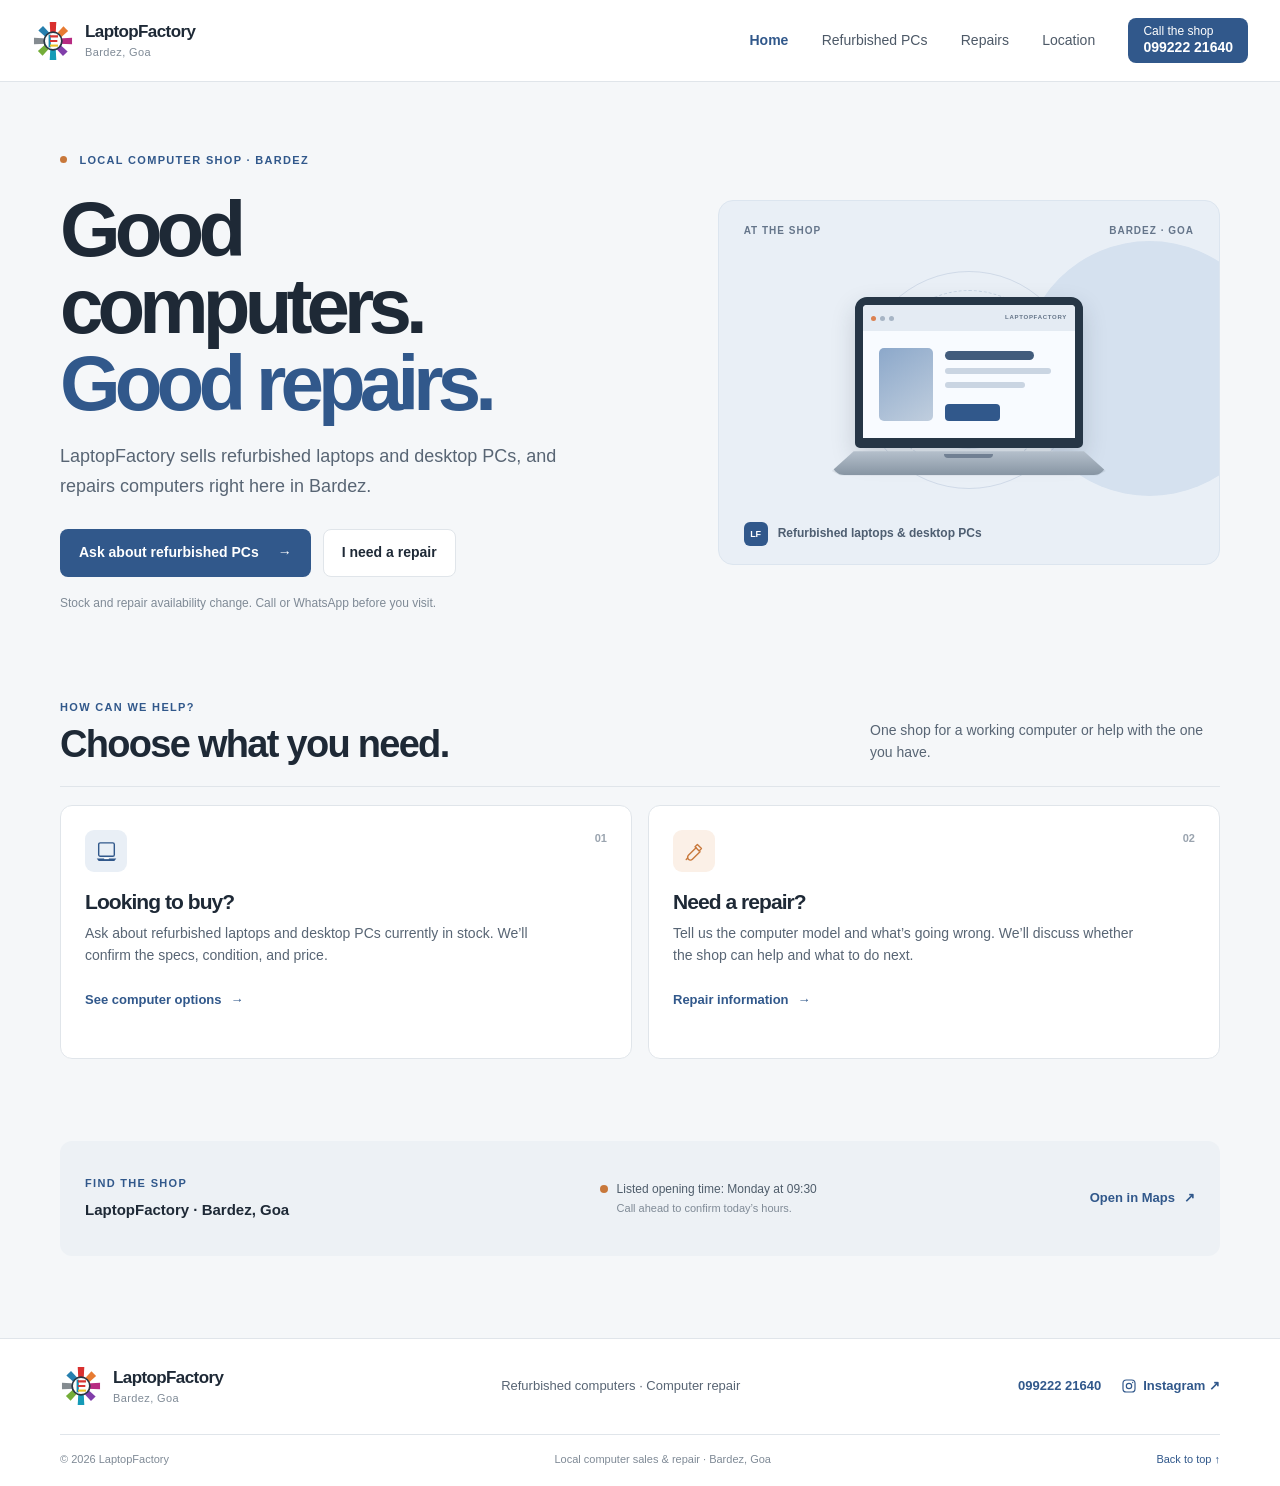
<file: index.html>
<!doctype html>
<html lang="en">
<head>
  <meta charset="utf-8"><meta name="viewport" content="width=device-width, initial-scale=1"><meta name="theme-color" content="#f7f8fa">
  <meta name="description" content="Refurbished laptops, desktop PCs and computer repairs in Bardez, Goa. Call LaptopFactory to ask about stock or service.">
  <script>
    (() => {
      const invite = new URLSearchParams(window.location.hash.slice(1));
      if ((["invite", "recovery"].includes(invite.get("type")) && invite.has("access_token")) || invite.has("error_description")) {
        const target = new URL("/admin.html", window.location.origin);
        target.search = window.location.search;
        target.hash = window.location.hash;
        window.location.replace(target.href);
      }
    })();
  </script>
  <title>LaptopFactory | Refurbished computers & repairs in Bardez</title><link rel="stylesheet" href="styles.css">
</head>
<body class="page-home">
  <header class="site-header" id="top">
    <a class="brand" href="index.html" aria-label="LaptopFactory home"><img class="brand-logo" src="laptopfactory-mark.svg" alt=""><span class="brand-copy"><strong>LaptopFactory</strong><small>Bardez, Goa</small></span></a>
    <button class="menu-toggle" type="button" aria-expanded="false" aria-controls="main-nav" aria-label="Open navigation"><span></span><span></span></button>
    <nav class="main-nav" id="main-nav" aria-label="Main navigation"><a aria-current="page" href="index.html">Home</a><a href="products.html">Refurbished PCs</a><a href="repairs.html">Repairs</a><a href="contact.html">Location</a><a class="nav-call" href="tel:+919922221640">Call the shop <span>099222 21640</span></a></nav>
  </header>
  <main>
    <section class="home-hero page-shell">
      <div class="hero-copy"><p class="eyebrow"><span class="eyebrow-dot"></span> LOCAL COMPUTER SHOP · BARDEZ</p><h1><span class="heading-line" data-motion="from-top">Good computers.</span><br><span class="heading-line heading-accent" data-motion="from-right">Good repairs.</span></h1><p class="lead" data-motion="from-left">LaptopFactory sells refurbished laptops and desktop PCs, and repairs computers right here in Bardez.</p><div class="hero-actions"><a class="button button-primary" href="products.html">Ask about refurbished PCs <span aria-hidden="true">→</span></a><a class="button button-light" href="repairs.html">I need a repair</a></div><p class="hero-footnote">Stock and repair availability change. Call or WhatsApp before you visit.</p></div>
      <div class="hero-visual" aria-hidden="true"><div class="visual-label"><span>AT THE SHOP</span><span>BARDEZ · GOA</span></div><div class="laptop-stage"><div class="laptop-halo"></div><div class="laptop-device"><div class="laptop-lid"><div class="laptop-screen"><div class="screen-topbar"><i></i><i></i><i></i><span>LAPTOPFACTORY</span></div><div class="screen-content"><div class="screen-side"></div><div class="screen-lines"><b></b><i></i><i></i><strong></strong></div></div><div class="screen-glint"></div></div></div><div class="laptop-base"><span></span></div></div></div><div class="visual-caption"><span class="caption-mark">LF</span><span>Refurbished laptops & desktop PCs</span></div></div>
    </section>
    <section class="help-section page-shell" aria-labelledby="help-title"><div class="section-heading"><div><p class="eyebrow">HOW CAN WE HELP?</p><h2 id="help-title" data-motion="from-bottom">Choose what you need.</h2></div><p>One shop for a working computer or help with the one you have.</p></div><div class="help-grid">
      <article class="help-card" data-motion="from-left"><span class="card-index">01</span><div class="card-icon" aria-hidden="true"><svg viewBox="0 0 32 32" fill="none"><rect x="6" y="5" width="20" height="17" rx="2" stroke="currentColor" stroke-width="1.8"/><path d="M3.5 25h25L26 28H6l-2.5-3Z" fill="currentColor"/><path d="M13 25h6" stroke="#fff" stroke-width="1.5"/></svg></div><h3>Looking to buy?</h3><p>Ask about refurbished laptops and desktop PCs currently in stock. We’ll confirm the specs, condition, and price.</p><a class="text-link" href="products.html">See computer options <span aria-hidden="true">→</span></a></article>
      <article class="help-card" data-motion="from-right"><span class="card-index">02</span><div class="card-icon icon-warm" aria-hidden="true"><svg viewBox="0 0 32 32" fill="none"><path d="m19.7 7.1 5.2 5.2-3 3L16.7 10l3-2.9Z" stroke="currentColor" stroke-width="1.8" stroke-linejoin="round"/><path d="m18 11.1-9.8 9.8a3.6 3.6 0 0 0 5.1 5.1l9.8-9.8M7.6 23.9l-2.2 2.2" stroke="currentColor" stroke-width="1.8" stroke-linecap="round"/></svg></div><h3>Need a repair?</h3><p>Tell us the computer model and what’s going wrong. We’ll discuss whether the shop can help and what to do next.</p><a class="text-link" href="repairs.html">Repair information <span aria-hidden="true">→</span></a></article>
    </div></section>
    <section class="visit-strip page-shell" data-motion="from-bottom" aria-label="Shop location and hours"><div><p class="eyebrow">FIND THE SHOP</p><strong class="visit-location">LaptopFactory · Bardez, Goa</strong></div><div class="hours-note"><span class="hours-dot"></span><span>Listed opening time: Monday at 09:30<br><small>Call ahead to confirm today’s hours.</small></span></div><a class="text-link" href="https://www.bing.com/maps/search?name=LaptopFactory&amp;mepi=0%7E%7EEmbedded%7ELargeMapLink&amp;FORM=MPSRPL&amp;style=r&amp;ss=id.ypid%3AYN4278CBA42172F026&amp;q=LaptopFactory&amp;ppois=15.626654624938965_73.76615142822266_LaptopFactory&amp;cp=15.626655%7E73.766151&amp;lvl=15" target="_blank" rel="noreferrer">Open in Maps <span aria-hidden="true">↗</span></a></section>
  </main>
  <footer class="site-footer"><div class="page-shell footer-main"><a class="brand" href="index.html"><img class="brand-logo" src="laptopfactory-mark.svg" alt=""><span class="brand-copy"><strong>LaptopFactory</strong><small>Bardez, Goa</small></span></a><p>Refurbished computers · Computer repair</p><div class="footer-links"><a class="footer-phone" href="tel:+919922221640">099222 21640</a><a class="footer-instagram" href="https://www.instagram.com/laptopfactorygoa/" target="_blank" rel="noreferrer" aria-label="LaptopFactory on Instagram"><svg viewBox="0 0 24 24" fill="none" aria-hidden="true"><rect x="3" y="3" width="18" height="18" rx="5" stroke="currentColor" stroke-width="1.8"/><circle cx="12" cy="12" r="4" stroke="currentColor" stroke-width="1.8"/><circle cx="17.5" cy="6.8" r="1" fill="currentColor"/></svg>Instagram ↗</a></div></div><div class="page-shell footer-bottom"><span>© <span data-year></span> LaptopFactory</span><span>Local computer sales & repair · Bardez, Goa</span><a href="#top">Back to top ↑</a></div></footer>
  <script src="script.js"></script>
</body>
</html>
</file>
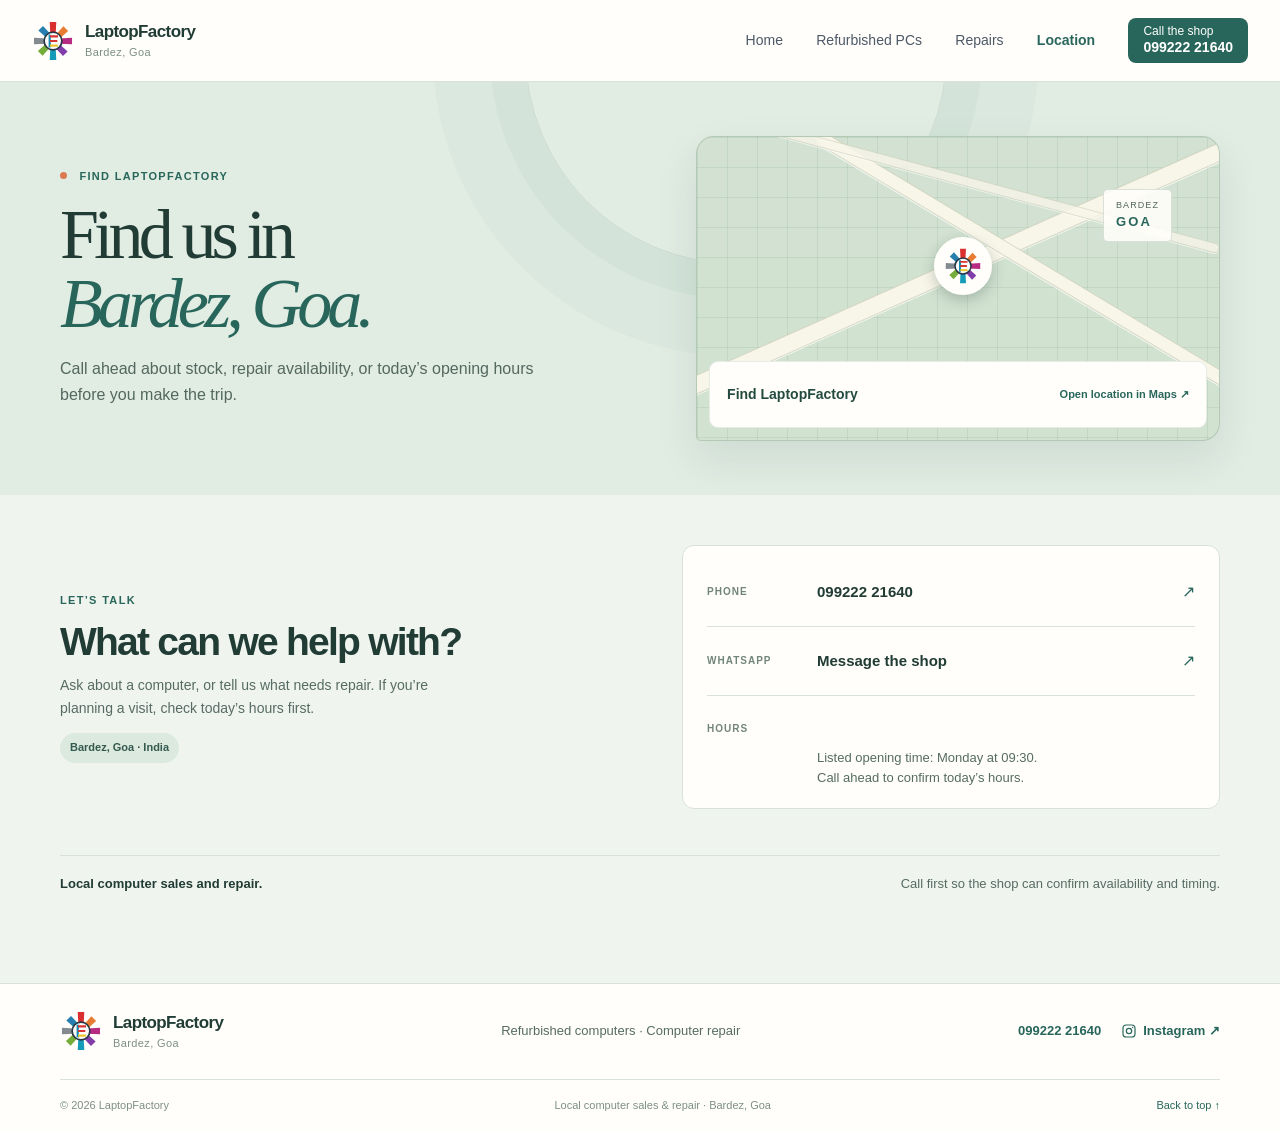
<file: contact.html>
<!doctype html>
<html lang="en">
<head>
  <meta charset="utf-8">
  <meta name="viewport" content="width=device-width, initial-scale=1">
  <meta name="theme-color" content="#f0f4ef">
  <meta name="description" content="Contact or visit LaptopFactory for refurbished computers and repairs in Bardez, Goa.">
  <title>Contact & location | LaptopFactory</title>
  <link rel="stylesheet" href="styles.css">
</head>
<body class="page-contact">
  <header class="site-header" id="top">
    <a class="brand" href="index.html" aria-label="LaptopFactory home"><img class="brand-logo" src="laptopfactory-mark.svg" alt=""><span class="brand-copy"><strong>LaptopFactory</strong><small>Bardez, Goa</small></span></a>
    <button class="menu-toggle" type="button" aria-expanded="false" aria-controls="main-nav" aria-label="Open navigation"><span></span><span></span></button>
    <nav class="main-nav" id="main-nav" aria-label="Main navigation"><a href="index.html">Home</a><a href="products.html">Refurbished PCs</a><a href="repairs.html">Repairs</a><a aria-current="page" href="contact.html">Location</a><a class="nav-call" href="tel:+919922221640">Call the shop <span>099222 21640</span></a></nav>
  </header>
  <main>
    <section class="contact-hero">
      <div class="contact-hero-layout page-shell">
        <div class="contact-hero-copy"><p class="eyebrow"><span class="eyebrow-dot"></span> FIND LAPTOPFACTORY</p><h1><span class="heading-line" data-motion="from-left">Find us in</span><br><span class="heading-line" data-motion="from-right">Bardez, Goa.</span></h1><p class="lead" data-motion="assemble">Call ahead about stock, repair availability, or today’s opening hours before you make the trip.</p></div>
        <a class="contact-map-card" href="https://www.bing.com/maps/search?name=LaptopFactory&amp;mepi=0%7E%7EEmbedded%7ELargeMapLink&amp;FORM=MPSRPL&amp;style=r&amp;ss=id.ypid%3AYN4278CBA42172F026&amp;q=LaptopFactory&amp;ppois=15.626654624938965_73.76615142822266_LaptopFactory&amp;cp=15.626655%7E73.766151&amp;lvl=15" target="_blank" rel="noreferrer" aria-label="Open LaptopFactory location in Maps"><span class="map-grid" aria-hidden="true"></span><span class="map-road map-road-one" aria-hidden="true"></span><span class="map-road map-road-two" aria-hidden="true"></span><span class="map-road map-road-three" aria-hidden="true"></span><span class="map-pin-pulse" aria-hidden="true"></span><span class="map-marker" aria-hidden="true"><img src="laptopfactory-mark.svg" alt=""></span><span class="map-stamp">BARDEZ<br><strong>GOA</strong></span><span class="map-card-caption"><strong>Find LaptopFactory</strong><small>Open location in Maps ↗</small></span></a>
      </div>
    </section>
    <section class="contact-details page-shell" data-motion="assemble">
      <div class="contact-info-lead" data-motion="from-left"><p class="eyebrow">LET’S TALK</p><h2>What can we help with?</h2><p>Ask about a computer, or tell us what needs repair. If you’re planning a visit, check today’s hours first.</p><span class="location-tag">Bardez, Goa · India</span></div>
      <div class="contact-side" data-motion="from-right"><a class="contact-row" href="tel:+919922221640"><span class="contact-row-label">PHONE</span><strong>099222 21640</strong><span aria-hidden="true">↗</span></a><a class="contact-row" href="https://wa.me/919922221640" target="_blank" rel="noreferrer"><span class="contact-row-label">WHATSAPP</span><strong>Message the shop</strong><span aria-hidden="true">↗</span></a><div class="hours-row"><span class="contact-row-label">HOURS</span><p>Listed opening time: Monday at 09:30.<br>Call ahead to confirm today’s hours.</p></div></div>
    </section>
    <section class="location-note page-shell"><p>Local computer sales and repair.</p><span>Call first so the shop can confirm availability and timing.</span></section>
  </main>
  <footer class="site-footer"><div class="page-shell footer-main"><a class="brand" href="index.html"><img class="brand-logo" src="laptopfactory-mark.svg" alt=""><span class="brand-copy"><strong>LaptopFactory</strong><small>Bardez, Goa</small></span></a><p>Refurbished computers · Computer repair</p><div class="footer-links"><a class="footer-phone" href="tel:+919922221640">099222 21640</a><a class="footer-instagram" href="https://www.instagram.com/laptopfactorygoa/" target="_blank" rel="noreferrer" aria-label="LaptopFactory on Instagram"><svg viewBox="0 0 24 24" fill="none" aria-hidden="true"><rect x="3" y="3" width="18" height="18" rx="5" stroke="currentColor" stroke-width="1.8"/><circle cx="12" cy="12" r="4" stroke="currentColor" stroke-width="1.8"/><circle cx="17.5" cy="6.8" r="1" fill="currentColor"/></svg>Instagram ↗</a></div></div><div class="page-shell footer-bottom"><span>© <span data-year></span> LaptopFactory</span><span>Local computer sales & repair · Bardez, Goa</span><a href="#top">Back to top ↑</a></div></footer>
  <script src="script.js"></script>
</body>
</html>
</file>
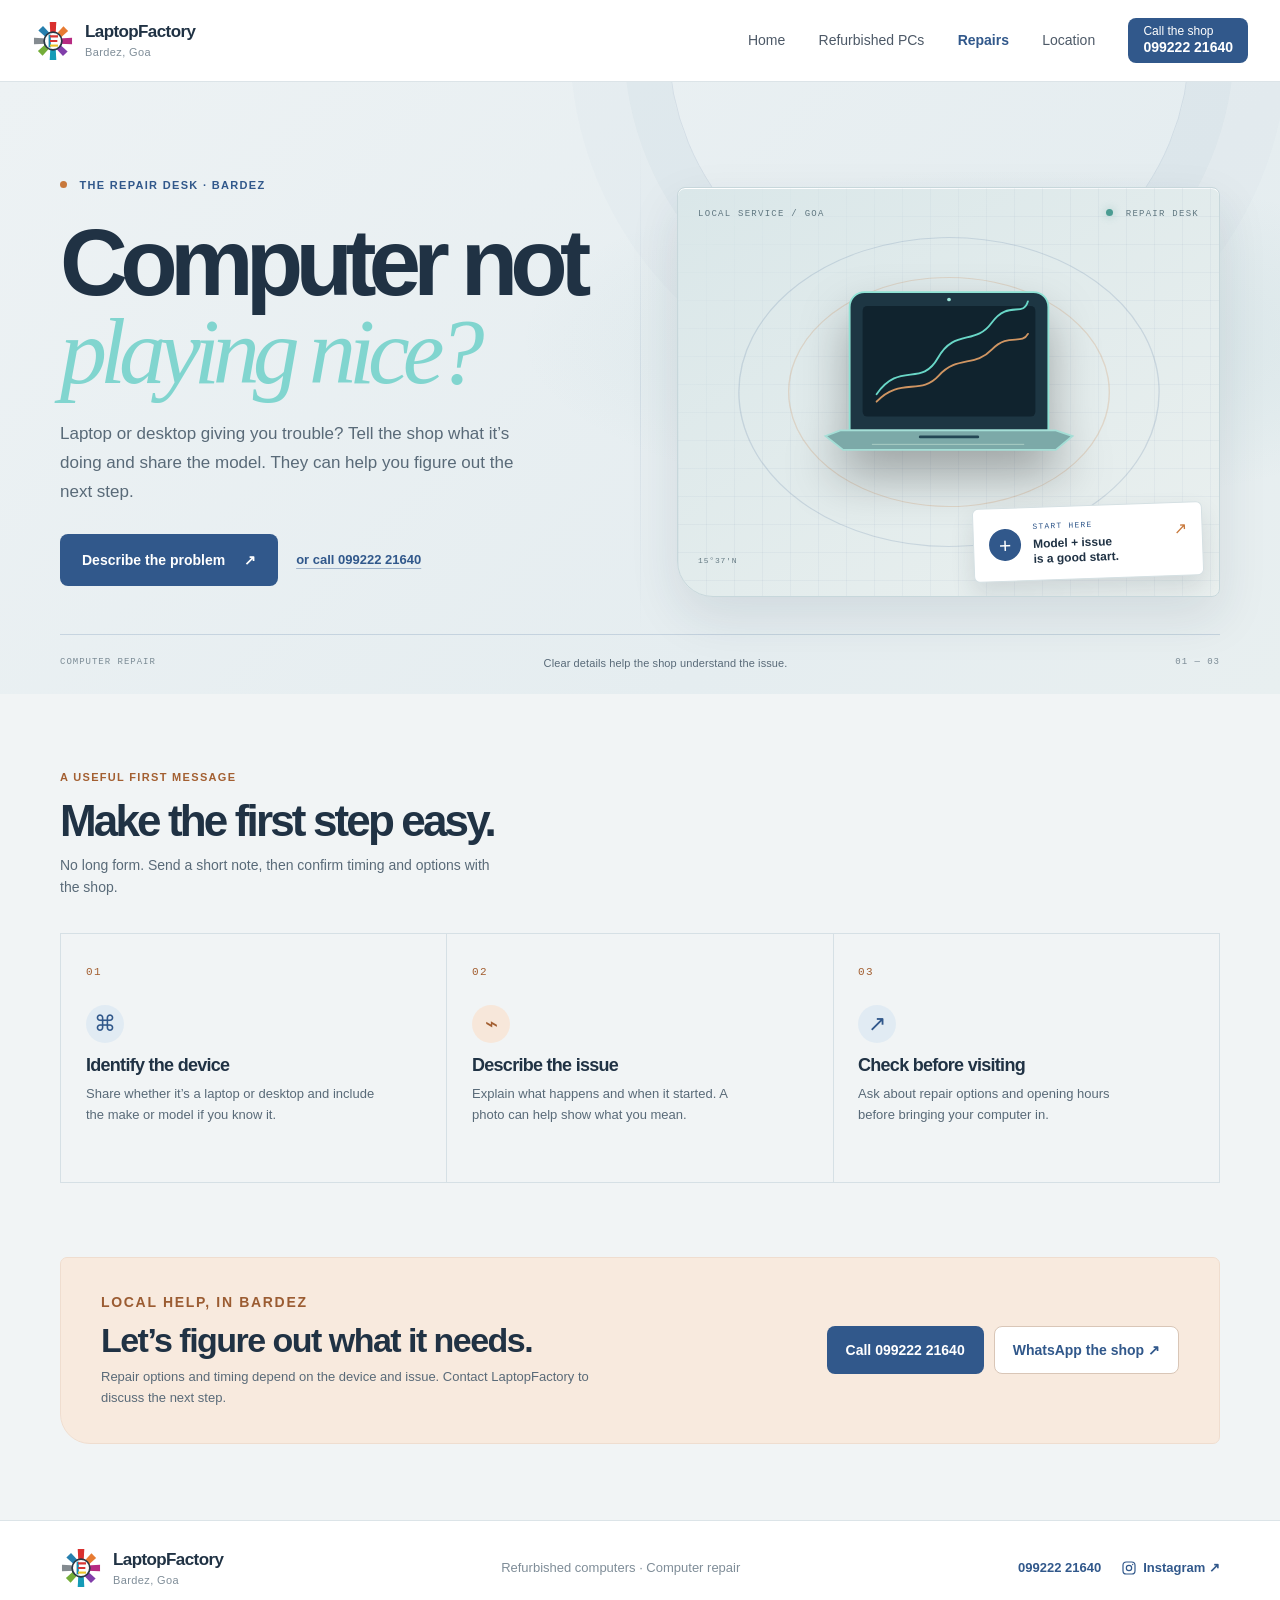
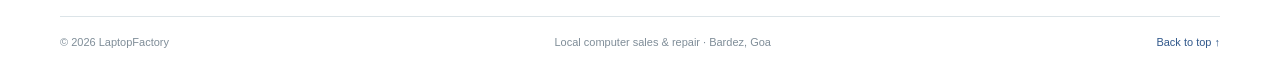
<file: repairs.html>
<!doctype html>
<html lang="en">
<head>
  <meta charset="utf-8">
  <meta name="viewport" content="width=device-width, initial-scale=1">
  <meta name="theme-color" content="#f1f4f5">
  <meta name="description" content="Computer repair and IT service in Bardez, Goa. Contact LaptopFactory about a laptop or desktop issue.">
  <title>Computer repairs | LaptopFactory, Bardez</title>
  <link rel="stylesheet" href="styles.css">
</head>
<body class="page-repairs">
  <header class="site-header" id="top">
    <a class="brand" href="index.html" aria-label="LaptopFactory home"><img class="brand-logo" src="laptopfactory-mark.svg" alt=""><span class="brand-copy"><strong>LaptopFactory</strong><small>Bardez, Goa</small></span></a>
    <button class="menu-toggle" type="button" aria-expanded="false" aria-controls="main-nav" aria-label="Open navigation"><span></span><span></span></button>
    <nav class="main-nav" id="main-nav" aria-label="Main navigation"><a href="index.html">Home</a><a href="products.html">Refurbished PCs</a><a aria-current="page" href="repairs.html">Repairs</a><a href="contact.html">Location</a><a class="nav-call" href="tel:+919922221640">Call the shop <span>099222 21640</span></a></nav>
  </header>
  <main>
    <section class="repair-hero">
      <div class="repair-hero-inner page-shell">
        <div class="repair-hero-copy">
          <p class="eyebrow"><span class="eyebrow-dot"></span> THE REPAIR DESK · BARDEZ</p>
          <h1><span class="heading-line" data-motion="from-left">Computer not</span><br><span class="heading-line repair-title-accent" data-motion="from-right">playing nice?</span></h1>
          <p class="lead" data-motion="assemble">Laptop or desktop giving you trouble? Tell the shop what it’s doing and share the model. They can help you figure out the next step.</p>
          <div class="repair-hero-actions" data-motion="from-bottom"><a class="button button-primary" href="https://wa.me/919922221640?text=Hi%20LaptopFactory%2C%20I%20need%20help%20with%20a%20computer.%20Model%3A%20%20Issue%3A%20" target="_blank" rel="noreferrer">Describe the problem <span aria-hidden="true">↗</span></a><a class="repair-phone-link" href="tel:+919922221640">or call 099222 21640</a></div>
        </div>
        <div class="repair-bench" aria-label="Illustration of a computer on a repair workbench">
          <div class="bench-topline"><span>LOCAL SERVICE / GOA</span><span><i class="bench-status-dot"></i> REPAIR DESK</span></div>
          <div class="bench-grid" aria-hidden="true"></div>
          <div class="bench-orbit bench-orbit-one" aria-hidden="true"></div><div class="bench-orbit bench-orbit-two" aria-hidden="true"></div>
          <div class="bench-laptop" aria-hidden="true"><svg viewBox="0 0 420 280" fill="none"><path d="M103 57c0-9 7-16 16-16h182c9 0 16 7 16 16v133H103V57Z" fill="#1d3643" stroke="#8ee2d4" stroke-width="2"/><rect x="117" y="56" width="186" height="119" rx="5" fill="#10232e"/><path d="M132 151c25-36 48-7 66-39s40-13 58-38 34-5 39-23" stroke="#69d7c7" stroke-width="2" stroke-linecap="round"/><path d="M132 159c26-27 47-6 67-28s39-9 57-28 32-4 39-17" stroke="#e5a269" stroke-width="2" stroke-linecap="round" opacity=".9"/><circle cx="210" cy="49" r="2" fill="#9be5d9"/><path d="m77 196 16-6h232l18 6-18 15H96l-19-15Z" fill="#7ca9a8" stroke="#a5ded6" stroke-width="2"/><path d="M179 197h62" stroke="#244754" stroke-width="3" stroke-linecap="round"/><path d="M127 205h164" stroke="#d5efdf" stroke-width="1" opacity=".55"/></svg></div>
          <div class="bench-ticket"><span class="ticket-mark">+</span><div><small>START HERE</small><strong>Model + issue<br>is a good start.</strong></div><span class="ticket-arrow" aria-hidden="true">↗</span></div>
          <span class="bench-coordinate bench-coordinate-left">15°37′N</span><span class="bench-coordinate bench-coordinate-right">73°46′E</span>
        </div>
      </div>
      <div class="repair-hero-foot page-shell"><span>COMPUTER REPAIR</span><span>Clear details help the shop understand the issue.</span><span>01 — 03</span></div>
    </section>
    <section class="repair-process page-shell" aria-labelledby="repair-process-title">
      <div class="repair-process-heading"><p class="eyebrow">A USEFUL FIRST MESSAGE</p><h2 id="repair-process-title" data-motion="from-top">Make the first step easy.</h2><p data-motion="from-bottom">No long form. Send a short note, then confirm timing and options with the shop.</p></div>
      <div class="repair-steps">
        <article class="repair-step" data-motion="from-left"><span class="repair-step-number">01</span><span class="repair-step-icon" aria-hidden="true">⌘</span><h3>Identify the device</h3><p>Share whether it’s a laptop or desktop and include the make or model if you know it.</p></article>
        <article class="repair-step" data-motion="assemble"><span class="repair-step-number">02</span><span class="repair-step-icon repair-step-icon-warm" aria-hidden="true">⌁</span><h3>Describe the issue</h3><p>Explain what happens and when it started. A photo can help show what you mean.</p></article>
        <article class="repair-step" data-motion="from-right"><span class="repair-step-number">03</span><span class="repair-step-icon" aria-hidden="true">↗</span><h3>Check before visiting</h3><p>Ask about repair options and opening hours before bringing your computer in.</p></article>
      </div>
    </section>
    <section class="repair-contact page-shell" data-motion="from-bottom">
      <div><p class="eyebrow">LOCAL HELP, IN BARDEZ</p><h2>Let’s figure out what it needs.</h2><p>Repair options and timing depend on the device and issue. Contact LaptopFactory to discuss the next step.</p></div>
      <div class="repair-actions"><a class="button button-primary" href="tel:+919922221640">Call 099222 21640</a><a class="button button-light" href="https://wa.me/919922221640?text=Hi%20LaptopFactory%2C%20I%20have%20a%20computer%20repair%20question." target="_blank" rel="noreferrer">WhatsApp the shop ↗</a></div>
    </section>
  </main>
  <footer class="site-footer"><div class="page-shell footer-main"><a class="brand" href="index.html"><img class="brand-logo" src="laptopfactory-mark.svg" alt=""><span class="brand-copy"><strong>LaptopFactory</strong><small>Bardez, Goa</small></span></a><p>Refurbished computers · Computer repair</p><div class="footer-links"><a class="footer-phone" href="tel:+919922221640">099222 21640</a><a class="footer-instagram" href="https://www.instagram.com/laptopfactorygoa/" target="_blank" rel="noreferrer" aria-label="LaptopFactory on Instagram"><svg viewBox="0 0 24 24" fill="none" aria-hidden="true"><rect x="3" y="3" width="18" height="18" rx="5" stroke="currentColor" stroke-width="1.8"/><circle cx="12" cy="12" r="4" stroke="currentColor" stroke-width="1.8"/><circle cx="17.5" cy="6.8" r="1" fill="currentColor"/></svg>Instagram ↗</a></div></div><div class="page-shell footer-bottom"><span>© <span data-year></span> LaptopFactory</span><span>Local computer sales & repair · Bardez, Goa</span><a href="#top">Back to top ↑</a></div></footer>
  <script src="script.js"></script>
</body>
</html>
</file>
<file: styles.css>
:root {
  color-scheme: light;
  --page: #f5f7f9;
  --paper: #fff;
  --ink: #1e2936;
  --body: #586574;
  --muted: #7f8a96;
  --line: #e0e5ea;
  --blue: #31588b;
  --blue-dark: #203c60;
  --blue-wash: #e9eff6;
  --orange: #c8783b;
  --orange-wash: #fbf0e7;
  --radius: 12px;
}

* { box-sizing: border-box; }
html { scroll-behavior: smooth; }
body {
  margin: 0;
  background: var(--page);
  color: var(--ink);
  font-family: "Segoe UI", Arial, sans-serif;
  font-size: 16px;
  line-height: 1.6;
  -webkit-font-smoothing: antialiased;
}
img, svg { display: block; max-width: 100%; }
a { color: inherit; }
button { font: inherit; }
.page-shell { width: min(1160px, calc(100% - 64px)); margin-inline: auto; }

/* A straightforward neighborhood retailer identity */
.site-header {
  min-height: 82px;
  padding: 0 max(32px, calc((100vw - 1240px) / 2));
  display: flex;
  align-items: center;
  justify-content: space-between;
  gap: 30px;
  background: var(--paper);
  border-bottom: 1px solid var(--line);
  position: relative;
  z-index: 5;
}
.brand { display: inline-flex; align-items: center; gap: 11px; text-decoration: none; flex: 0 0 auto; }
.brand-logo { width: 42px; height: 42px; flex: 0 0 auto; object-fit: contain; }
.brand-copy { display: grid; line-height: 1.15; gap: 4px; }
.brand-copy strong { font-size: 17px; letter-spacing: -.035em; }
.brand-copy small { color: var(--muted); font-size: 11px; letter-spacing: .035em; }
.main-nav { display: flex; align-items: center; gap: clamp(18px, 2.6vw, 36px); }
.main-nav > a:not(.nav-call) {
  color: #4d5967;
  font-size: 14px;
  text-decoration: none;
  transition: color .18s ease;
}
.main-nav > a:not(.nav-call):hover,
.main-nav > a[aria-current="page"] { color: var(--blue); }
.main-nav > a[aria-current="page"] { font-weight: 700; }
.nav-call {
  min-height: 44px;
  padding: 6px 15px;
  display: inline-flex;
  flex-direction: column;
  justify-content: center;
  color: white;
  background: var(--blue);
  border-radius: 8px;
  text-decoration: none;
  font-size: 12px;
  line-height: 1.25;
  transition: background .18s ease, transform .18s ease;
}
.nav-call span { font-size: 14px; font-weight: 700; }
.nav-call:hover, .button-primary:hover { background: var(--blue-dark); transform: translateY(-1px); }
.menu-toggle { display: none; }

.eyebrow {
  margin: 0;
  color: var(--blue);
  font-size: 11px;
  font-weight: 750;
  letter-spacing: .12em;
  line-height: 1.5;
}
.eyebrow-dot { width: 7px; height: 7px; display: inline-block; margin: 0 8px 1px 0; background: var(--orange); border-radius: 50%; }
h1, h2, h3, p { margin-top: 0; }
h1, h2, h3 { color: var(--ink); line-height: 1.12; letter-spacing: -.045em; }

/* Home: clear split between the shop promise and a simple product illustration */
.home-hero {
  min-height: 520px;
  padding-block: 70px 74px;
  display: grid;
  grid-template-columns: 1.05fr .95fr;
  align-items: center;
  gap: clamp(42px, 8vw, 110px);
}
.hero-copy { max-width: 565px; }
.hero-copy h1 {
  margin: 22px 0 20px;
  font-size: clamp(52px, 6.1vw, 78px);
  font-weight: 740;
  letter-spacing: -.075em;
  line-height: .99;
}
.hero-copy h1 .heading-accent, .inner-hero h1 .heading-line:last-of-type { color: var(--blue); }
.heading-line { display: inline-block; }
.lead { max-width: 560px; margin: 0; color: var(--body); font-size: 18px; line-height: 1.65; }
.hero-actions { display: flex; flex-wrap: wrap; gap: 12px; margin-top: 27px; }
.button {
  min-height: 48px;
  padding: 0 18px;
  display: inline-flex;
  align-items: center;
  justify-content: center;
  gap: 19px;
  border: 1px solid transparent;
  border-radius: 8px;
  text-decoration: none;
  font-size: 14px;
  font-weight: 700;
  transition: background .18s ease, color .18s ease, border-color .18s ease, transform .18s ease;
}
.button-primary { color: white; background: var(--blue); }
.button-light { color: var(--ink); background: white; border-color: var(--line); }
.button-light:hover { border-color: #bac6d2; background: #fafdff; transform: translateY(-1px); }
.button-dark { color: white; background: var(--ink); }
.button-dark:hover { background: #111a24; transform: translateY(-1px); }
.hero-footnote { margin: 17px 0 0; color: var(--muted); font-size: 12px; }
.hero-visual {
  min-height: 365px;
  padding: 22px 25px 18px;
  display: flex;
  flex-direction: column;
  justify-content: space-between;
  overflow: hidden;
  background: var(--blue-wash);
  border: 1px solid #dce5ef;
  border-radius: 15px;
  position: relative;
}
.hero-visual::before {
  width: 255px;
  height: 255px;
  content: "";
  position: absolute;
  top: 40px;
  right: -58px;
  background: #d5e1ef;
  border-radius: 50%;
}
.visual-label, .visual-caption { display: flex; justify-content: space-between; align-items: center; position: relative; z-index: 1; }
.visual-label { color: #65758a; font-size: 10px; font-weight: 750; letter-spacing: .1em; }
.laptop-stage { height: 250px; display: grid; place-items: center; perspective: 950px; position: relative; z-index: 1; }
.laptop-halo { width: 218px; height: 218px; position: absolute; border: 1px solid rgb(49 88 139 / 14%); border-radius: 50%; animation: haloPulse 5s ease-in-out infinite; }
.laptop-halo::before, .laptop-halo::after { content: ""; position: absolute; inset: 18px; border: 1px dashed rgb(49 88 139 / 18%); border-radius: 50%; }
.laptop-halo::after { inset: 39px; border-style: solid; opacity: .55; }
.laptop-device { --laptop-scale: 1; width: 274px; height: 190px; position: relative; transform: scale(var(--laptop-scale)); transform-style: preserve-3d; animation: laptopFloat 5s ease-in-out 2.5s infinite; }
.laptop-lid { width: 228px; height: 151px; position: absolute; left: 23px; bottom: 27px; transform: rotateX(-88deg); transform-origin: 50% 100%; transform-style: preserve-3d; animation: laptopOpen 1.9s cubic-bezier(.2,.82,.26,1) .25s both; }
.laptop-screen { height: 100%; overflow: hidden; border: 8px solid #263646; border-bottom-width: 10px; border-radius: 12px 12px 5px 5px; background: #f8fbff; position: relative; box-shadow: 0 10px 25px rgb(34 49 66 / 18%); }
.screen-topbar { height: 26px; padding: 0 8px; display: flex; align-items: center; gap: 4px; background: #e4ebf3; }
.screen-topbar i { width: 5px; height: 5px; background: #a7b5c5; border-radius: 50%; }
.screen-topbar i:first-child { background: #db8151; }
.screen-topbar span { margin-left: auto; color: #627286; font-size: 6px; font-weight: 800; letter-spacing: .12em; }
.screen-content { height: calc(100% - 26px); padding: 17px 16px; display: flex; gap: 12px; }
.screen-side { width: 30%; border-radius: 5px; background: linear-gradient(145deg, #8ca8ca, #c0cede); }
.screen-lines { flex: 1; padding-top: 3px; display: flex; flex-direction: column; align-items: flex-start; gap: 8px; }
.screen-lines b, .screen-lines i { height: 6px; display: block; border-radius: 5px; background: #cad5e2; }
.screen-lines b { width: 78%; height: 9px; background: #425c7c; }
.screen-lines i { width: 93%; }
.screen-lines i:last-of-type { width: 70%; }
.screen-lines strong { width: 48%; height: 17px; margin-top: auto; border-radius: 4px; background: var(--blue); }
.screen-glint { width: 42%; height: 180%; position: absolute; top: -35%; left: -55%; background: linear-gradient(90deg, transparent, rgb(255 255 255 / 45%), transparent); transform: rotate(24deg); animation: screenGlint 6s ease-in-out 2.8s infinite; }
.laptop-base { height: 24px; position: absolute; z-index: 2; left: 0; right: 0; bottom: 0; background: linear-gradient(#b5c0cc, #8795a3); border-radius: 4px 4px 12px 12px; clip-path: polygon(8% 0, 92% 0, 100% 82%, 97% 100%, 3% 100%, 0 82%); box-shadow: 0 13px 20px rgb(35 54 75 / 22%); }
.laptop-base span { width: 18%; height: 4px; position: absolute; top: 3px; left: 41%; border-radius: 0 0 5px 5px; background: #718093; }
.visual-caption { justify-content: flex-start; gap: 10px; color: #4e5e71; font-size: 12px; font-weight: 650; }
.caption-mark { width: 24px; height: 24px; display: grid; place-items: center; color: white; background: var(--blue); border-radius: 6px; font-size: 9px; font-weight: 800; }

.help-section { padding-block: 12px 82px; }
.section-heading { display: flex; align-items: end; justify-content: space-between; gap: 30px; padding-bottom: 20px; border-bottom: 1px solid var(--line); }
.section-heading h2 { margin: 8px 0 0; font-size: clamp(28px, 3.2vw, 38px); }
.section-heading > p { max-width: 350px; margin: 0 0 2px; color: var(--body); font-size: 14px; }
.help-grid { display: grid; grid-template-columns: repeat(2, 1fr); gap: 16px; margin-top: 18px; }
.help-card { min-height: 254px; padding: 24px; background: var(--paper); border: 1px solid var(--line); border-radius: var(--radius); position: relative; }
.card-index { color: #9aa4af; position: absolute; top: 24px; right: 24px; font-size: 11px; font-weight: 700; }
.card-icon { width: 42px; height: 42px; display: grid; place-items: center; color: var(--blue); background: var(--blue-wash); border-radius: 9px; }
.card-icon svg { width: 25px; }
.card-icon.icon-warm { color: var(--orange); background: var(--orange-wash); }
.help-card h3 { margin: 18px 0 8px; font-size: 21px; }
.help-card > p { max-width: 475px; min-height: 48px; margin-bottom: 16px; color: var(--body); font-size: 14px; }
.text-link { display: inline-flex; align-items: center; gap: 9px; color: var(--blue); font-size: 13px; font-weight: 750; text-decoration: none; }
.text-link:hover { color: var(--blue-dark); text-decoration: underline; text-underline-offset: 3px; }
.visit-strip {
  min-height: 115px;
  margin-bottom: 82px;
  padding: 22px 25px;
  display: grid;
  grid-template-columns: 1fr .95fr auto;
  align-items: center;
  gap: 25px;
  background: #edf1f5;
  border-radius: var(--radius);
}
.visit-location { display: block; margin-top: 7px; font-size: 15px; }
.hours-note { display: flex; align-items: flex-start; gap: 9px; color: #4f5d6b; font-size: 12px; line-height: 1.55; }
.hours-dot { width: 8px; height: 8px; flex: 0 0 auto; margin-top: 5px; background: var(--orange); border-radius: 50%; }
.hours-note small { color: var(--muted); font-size: 11px; }

/* Interior pages use a compact title and useful actions instead of a campaign-style hero */
.inner-hero { padding-block: 76px 58px; }
.inner-hero-grid { display: grid; grid-template-columns: 1.1fr .7fr; align-items: end; gap: 75px; margin-top: 18px; }
.inner-hero h1 { margin: 0; font-size: clamp(46px, 6vw, 68px); font-weight: 730; letter-spacing: -.07em; line-height: 1.02; }
.inner-hero-grid > div { padding-bottom: 5px; }
.inner-hero .lead { margin-bottom: 20px; font-size: 16px; }
.inner-hero .button { margin-top: 2px; }
.product-options { display: grid; grid-template-columns: repeat(2, minmax(0, 1fr)); gap: 18px; padding-bottom: 34px; }
.option-card { min-height: 275px; display: grid; grid-template-columns: .85fr 1.15fr; overflow: hidden; background: white; border: 1px solid var(--line); border-radius: var(--radius); position: relative; }
.option-number { position: absolute; top: 19px; left: 20px; color: #788596; font-size: 11px; font-weight: 750; z-index: 1; }
.option-visual { display: grid; place-items: center; min-height: 275px; background: var(--blue-wash); }
.desktop-visual { background: #eef0ed; }
.option-visual svg { width: 88%; max-width: 240px; }
.option-copy { padding: 31px 24px 25px; align-self: center; }
.option-copy h2 { margin: 9px 0; font-size: 23px; }
.option-copy > p:not(.eyebrow) { margin-bottom: 18px; color: var(--body); font-size: 13px; }
.stock-callout { margin-top: 20px; margin-bottom: 65px; padding: 28px 32px; display: flex; justify-content: space-between; align-items: center; gap: 28px; background: #e9eef4; border-radius: var(--radius); }
.stock-callout h2 { margin: 7px 0; font-size: 25px; }
.stock-callout > div > p:last-child { max-width: 650px; margin: 0; color: var(--body); font-size: 14px; }
.stock-callout .button { flex: 0 0 auto; }
.simple-next { display: flex; justify-content: space-between; align-items: center; gap: 20px; padding-block: 0 70px; }
.simple-next p { margin: 0; color: var(--body); }

.repair-hero { padding-bottom: 68px; }
.repair-panel {
  padding: 36px;
  display: grid;
  grid-template-columns: 1.15fr .85fr;
  gap: 60px;
  align-items: center;
  background: white;
  border: 1px solid var(--line);
  border-radius: var(--radius);
}
.repair-panel-main h2 { margin: 11px 0; font-size: 31px; }
.repair-panel-main > p:last-child { max-width: 560px; margin: 0; color: var(--body); font-size: 15px; }
.repair-prompt { display: flex; align-items: flex-start; gap: 16px; padding: 22px; background: var(--orange-wash); border-radius: 9px; }
.prompt-icon { width: 35px; height: 35px; flex: 0 0 auto; display: grid; place-items: center; color: white; background: var(--orange); border-radius: 50%; font-size: 22px; line-height: 1; }
.repair-prompt strong { font-size: 14px; }
.repair-prompt p { margin: 8px 0 0; color: #6d6259; font-size: 13px; line-height: 1.8; }
.repair-contact { margin-block: 50px 76px; padding: 27px 0; display: flex; justify-content: space-between; align-items: center; gap: 28px; border-top: 1px solid var(--line); border-bottom: 1px solid var(--line); }
.repair-contact h2 { margin: 0 0 7px; font-size: 24px; }
.repair-contact p { max-width: 600px; margin: 0; color: var(--body); font-size: 14px; }
.repair-actions { display: flex; flex-wrap: wrap; gap: 10px; }

.contact-hero { padding-bottom: 54px; }
.contact-details { padding: 33px; display: grid; grid-template-columns: 1fr .88fr; gap: 60px; background: white; border: 1px solid var(--line); border-radius: var(--radius); }
.address-block { padding: 8px 10px; align-self: center; }
.address-block h2 { max-width: 490px; margin: 13px 0 7px; font-size: clamp(28px, 3.5vw, 38px); }
.address-block > p:not(.eyebrow) { margin-bottom: 20px; color: var(--body); }
.contact-side { border-left: 1px solid var(--line); padding-left: 35px; }
.contact-row { min-height: 69px; display: grid; grid-template-columns: 100px 1fr 20px; align-items: center; gap: 10px; border-bottom: 1px solid var(--line); text-decoration: none; }
.contact-row strong { font-size: 15px; }
.contact-row > span:last-child { color: var(--blue); text-align: right; }
.contact-row:hover strong { color: var(--blue); }
.contact-row-label { color: var(--muted); font-size: 10px; font-weight: 750; letter-spacing: .1em; }
.hours-row { padding-top: 18px; }
.hours-row p { margin: 8px 0 0 110px; color: var(--body); font-size: 13px; }
.location-note { margin-block: 25px 70px; padding: 18px 0; display: flex; justify-content: space-between; gap: 25px; color: var(--body); font-size: 13px; }
.location-note p { margin: 0; color: var(--ink); font-weight: 700; }

.site-footer { background: white; border-top: 1px solid var(--line); }
.footer-main { min-height: 95px; display: flex; align-items: center; justify-content: space-between; gap: 25px; }
.footer-main > p { margin: 0; color: var(--body); font-size: 13px; }
.footer-links { display: flex; align-items: center; gap: 20px; }
.footer-phone, .footer-instagram { color: var(--blue); font-size: 13px; font-weight: 750; text-decoration: none; }
.footer-instagram { display: inline-flex; align-items: center; gap: 6px; }
.footer-instagram svg { width: 16px; height: 16px; }
.footer-phone:hover, .footer-instagram:hover { color: var(--blue-dark); }
.footer-bottom { min-height: 52px; display: flex; justify-content: space-between; align-items: center; gap: 18px; border-top: 1px solid var(--line); color: var(--muted); font-size: 11px; }
.footer-bottom a { color: var(--blue); text-decoration: none; }

@media (max-width: 900px) {
  .site-header { padding-inline: 24px; }
  .main-nav { gap: 16px; }
  .main-nav > a:not(.nav-call) { font-size: 13px; }
  .home-hero { gap: 35px; }
  .hero-copy h1 { font-size: clamp(50px, 7vw, 68px); }
  .inner-hero-grid { gap: 40px; }
  .product-options { grid-template-columns: 1fr; }
  .option-card { min-height: 235px; grid-template-columns: .7fr 1.3fr; }
  .option-visual { min-height: 235px; }
  .contact-details { gap: 32px; }
  .contact-side { padding-left: 24px; }
}
@media (max-width: 680px) {
  .page-shell { width: min(100% - 36px, 520px); }
  .site-header { min-height: 70px; padding-inline: 18px; }
  .brand-logo { width: 37px; height: 37px; }
  .brand-copy strong { font-size: 15px; }
  .menu-toggle {
    width: 42px;
    height: 42px;
    padding: 0;
    display: grid;
    place-content: center;
    gap: 5px;
    background: white;
    border: 1px solid var(--line);
    border-radius: 8px;
    cursor: pointer;
  }
  .menu-toggle span { width: 17px; height: 2px; display: block; background: var(--ink); }
  .main-nav {
    display: none;
    position: absolute;
    top: calc(100% - 1px);
    left: 0;
    right: 0;
    padding: 12px 18px 18px;
    background: white;
    border-bottom: 1px solid var(--line);
    box-shadow: 0 12px 20px rgb(25 39 55 / 8%);
  }
  .main-nav.is-open { display: grid; gap: 0; }
  .main-nav > a:not(.nav-call) { padding: 11px 3px; border-bottom: 1px solid #edf0f3; }
  .nav-call { margin-top: 12px; align-items: flex-start; }
  .home-hero { padding-block: 53px 46px; grid-template-columns: 1fr; gap: 35px; }
  .hero-copy h1 { margin-top: 17px; font-size: clamp(47px, 13vw, 66px); }
  .lead { font-size: 16px; }
  .hero-actions { gap: 9px; }
  .button { min-height: 46px; padding-inline: 14px; font-size: 13px; }
  .hero-visual { min-height: 285px; padding: 17px; }
  .laptop-stage { height: 215px; }
  .laptop-device { --laptop-scale: .88; }
  .help-section { padding-bottom: 44px; }
  .section-heading { display: block; }
  .section-heading > p { margin-top: 10px; }
  .help-grid { grid-template-columns: 1fr; gap: 11px; }
  .help-card { min-height: unset; padding: 20px; }
  .help-card > p { min-height: 0; }
  .visit-strip { margin-bottom: 48px; padding: 20px; grid-template-columns: 1fr; gap: 15px; }
  .inner-hero { padding-block: 52px 36px; }
  .inner-hero-grid { grid-template-columns: 1fr; gap: 20px; margin-top: 15px; }
  .inner-hero h1 { font-size: clamp(42px, 11vw, 58px); }
  .inner-hero .lead { font-size: 15px; }
  .product-options { gap: 12px; padding-bottom: 24px; }
  .option-card { grid-template-columns: 1fr; }
  .option-visual { min-height: 185px; }
  .option-visual svg { max-height: 145px; }
  .option-copy { padding: 22px; }
  .stock-callout { margin: 10px auto 42px; padding: 23px; display: grid; gap: 18px; }
  .stock-callout h2 { font-size: 22px; }
  .simple-next { padding-bottom: 48px; flex-direction: column; align-items: flex-start; gap: 6px; }
  .repair-panel { padding: 24px; grid-template-columns: 1fr; gap: 22px; }
  .repair-panel-main h2 { font-size: 27px; }
  .repair-contact { margin-block: 35px 48px; align-items: flex-start; flex-direction: column; }
  .repair-actions { width: 100%; }
  .contact-details { padding: 22px; grid-template-columns: 1fr; gap: 23px; }
  .address-block { padding: 0; }
  .address-block h2 { font-size: 28px; }
  .contact-side { padding: 8px 0 0; border-left: 0; border-top: 1px solid var(--line); }
  .contact-row { grid-template-columns: 82px 1fr 16px; }
  .hours-row p { margin-left: 92px; }
  .location-note { margin-block: 20px 45px; flex-direction: column; gap: 5px; }
  .footer-main { padding-block: 22px; display: grid; grid-template-columns: 1fr auto; gap: 14px; }
  .footer-main > p { grid-column: 1 / -1; grid-row: 2; }
  .footer-links { grid-column: 1 / -1; grid-row: 3; justify-content: space-between; }
  .footer-bottom { min-height: auto; padding-block: 14px; display: grid; grid-template-columns: 1fr auto; gap: 8px; }
  .footer-bottom span:nth-child(2) { grid-column: 1 / -1; grid-row: 2; }
}
@media (prefers-reduced-motion: reduce) {
  html { scroll-behavior: auto; }
  *, *::before, *::after { transition-duration: .01ms !important; animation-duration: .01ms !important; animation-iteration-count: 1 !important; }
}

/* Motion is page-specific: the laptop opens on Home; each service page enters differently. */
html.motion-ready [data-motion] { opacity: 0; filter: blur(6px); transition: opacity .75s ease, transform .9s cubic-bezier(.2,.75,.25,1), filter .85s ease; will-change: opacity, transform, filter; }
html.motion-ready [data-motion].is-visible { opacity: 1; filter: blur(0); transform: none; }
html.motion-ready [data-motion="from-top"] { transform: translate3d(0,-36px,0); }
html.motion-ready [data-motion="from-bottom"] { transform: translate3d(0,38px,0); }
html.motion-ready [data-motion="from-left"] { transform: translate3d(-48px,10px,0); }
html.motion-ready [data-motion="from-right"] { transform: translate3d(48px,10px,0); }
html.motion-ready [data-motion="assemble"] { transform: translate3d(0,18px,0) scale(.94); filter: blur(12px); }
html.motion-ready .motion-heading { transition-delay: var(--heading-delay, 0ms); }
html.motion-ready .page-home h1 [data-motion="from-top"] { transition-delay: .08s; }
html.motion-ready .page-home h1 [data-motion="from-right"] { transition-delay: .27s; }
html.motion-ready .page-home .hero-copy > .lead { transition-delay: .36s; }
html.motion-ready .page-home .help-card:nth-child(2) { transition-delay: .13s; }
html.motion-ready .page-products .option-card:nth-child(2) { transition-delay: .16s; }
html.motion-ready .page-contact .contact-side { transition-delay: .15s; }
html.motion-ready .page-products .option-card[data-motion="from-left"] { transform: translate3d(-58px,14px,0) rotateY(9deg); transform-origin: right center; }
html.motion-ready .page-products .option-card[data-motion="from-right"] { transform: translate3d(58px,14px,0) rotateY(-9deg); transform-origin: left center; }
html.motion-ready .page-products .option-card[data-motion="from-left"].is-visible,
html.motion-ready .page-products .option-card[data-motion="from-right"].is-visible { transform: none; }

.page-products .option-visual svg { transition: transform .55s cubic-bezier(.2,.8,.2,1); }
.page-products .option-card:hover .option-visual svg { transform: translateY(-7px) rotate(-1.5deg) scale(1.035); }
.page-products .stock-callout { overflow: hidden; position: relative; }
.page-products .stock-callout::after { width: 80px; content: ""; position: absolute; inset: -35% auto -35% -22%; background: linear-gradient(90deg, transparent, rgb(255 255 255 / 58%), transparent); transform: skewX(-18deg); animation: stockShimmer 7s ease-in-out 1.2s infinite; pointer-events: none; }

.page-repairs .repair-panel { overflow: hidden; position: relative; }
.page-repairs .repair-panel::after { width: 72px; content: ""; position: absolute; inset: 0 auto 0 -90px; background: linear-gradient(90deg, transparent, rgb(49 88 139 / 8%), transparent); transform: skewX(-16deg); animation: repairScan 7s ease-in-out 1.5s infinite; pointer-events: none; }
.page-repairs .prompt-icon { animation: toolPulse 2.8s ease-in-out 2s infinite; }

.page-contact .address-block { min-height: 185px; display: flex; flex-direction: column; justify-content: center; position: relative; isolation: isolate; }
.page-contact .address-block::before { width: 140px; height: 140px; content: ""; position: absolute; z-index: -1; margin-left: -34px; background: radial-gradient(circle, rgb(49 88 139 / 10%), transparent 70%); pointer-events: none; }
.page-contact .contact-row > span:last-child { transition: transform .22s ease; }
.page-contact .contact-row:hover > span:last-child { transform: translate(3px,-3px); }

@keyframes laptopOpen {
  0% { transform: rotateX(-88deg); }
  64% { transform: rotateX(9deg); }
  82% { transform: rotateX(-5deg); }
  100% { transform: rotateX(0deg); }
}
@keyframes laptopFloat { 0%,100% { transform: translateY(0) scale(var(--laptop-scale)) rotateZ(0); } 50% { transform: translateY(-6px) scale(var(--laptop-scale)) rotateZ(-.6deg); } }
@keyframes haloPulse { 0%,100% { transform: scale(.97); opacity: .55; } 50% { transform: scale(1.05); opacity: 1; } }
@keyframes screenGlint { 0%,55% { left: -55%; opacity: 0; } 64% { opacity: .85; } 84%,100% { left: 130%; opacity: 0; } }
@keyframes stockShimmer { 0%,48% { left: -22%; } 75%,100% { left: 125%; } }
@keyframes repairScan { 0%,35% { left: -90px; } 72%,100% { left: calc(100% + 90px); } }
@keyframes toolPulse { 0%,100% { box-shadow: 0 0 0 0 rgb(200 120 59 / 0%); transform: rotate(0); } 45% { box-shadow: 0 0 0 8px rgb(200 120 59 / 12%); transform: rotate(8deg); } }

@media (prefers-reduced-motion: reduce) {
  html.motion-ready [data-motion] { opacity: 1; filter: none; transform: none; transition: none; }
  .laptop-lid, .laptop-device, .laptop-halo, .screen-glint, .stock-callout::after, .repair-panel::after, .prompt-icon { animation: none !important; }
}

/* The buying page feels like a small catalog rather than a service landing page. */
body.page-products {
  --page: #f1eee7;
  --paper: #fffdf8;
  --ink: #203042;
  --body: #586575;
  --muted: #7f8790;
  --line: #dfd9ce;
  --blue: #244e70;
  --blue-dark: #18374f;
  --blue-wash: #e5edf2;
  --orange: #d7834d;
  --orange-wash: #f8eadf;
  background: var(--page);
}
.page-products .inner-hero {
  width: 100%;
  max-width: none;
  margin: 0;
  padding: 69px max(32px, calc((100vw - 1160px) / 2)) 54px;
  overflow: hidden;
  color: #f7f6f1;
  background: #18364e;
  position: relative;
}
.page-products .inner-hero::after {
  width: 320px;
  height: 320px;
  content: "";
  position: absolute;
  top: -178px;
  right: max(7%, calc((100vw - 1280px) / 2));
  border: 1px solid rgb(213 230 239 / 18%);
  border-radius: 50%;
  box-shadow: 0 0 0 32px rgb(213 230 239 / 4%), 0 0 0 78px rgb(213 230 239 / 3%);
}
.page-products .inner-hero > .eyebrow,
.page-products .inner-hero-grid { max-width: 1160px; margin-inline: auto; position: relative; z-index: 1; }
.page-products .inner-hero .eyebrow { color: #c1d2df; }
.page-products .inner-hero h1 { color: #fffdf8; }
.page-products .inner-hero h1 .heading-line:last-of-type { color: #efaa76; }
.page-products .inner-hero .lead { color: #d5dfe6; }
.page-products .inner-hero .button-primary { color: #18364e; background: #efaa76; }
.page-products .inner-hero .button-primary:hover { background: #f6bd91; }
.page-products .product-options { padding-top: 36px; }
.page-products .option-card { background: #fffdf8; border-color: #dfd9ce; border-radius: 7px; box-shadow: 0 12px 32px rgb(37 49 60 / 6%); }
.page-products .option-number { padding: 4px 8px; color: #37556f; background: #fffdf8; border-radius: 4px; }
.page-products .option-visual { background: linear-gradient(145deg, #e0e9ee, #cad9e2); }
.page-products .desktop-visual { background: linear-gradient(145deg, #e8e5d9, #d6dfd2); }
.page-products .stock-callout { color: #f8f5ed; background: #24445d; border-radius: 7px; }
.page-products .stock-callout h2 { color: #fffdf8; }
.page-products .stock-callout > div > p:last-child { color: #d1dce3; }
.page-products .stock-callout .eyebrow { color: #e9b88e; }
.page-products .stock-callout .button-dark { color: #203042; background: #efaa76; }
.page-products .stock-callout .button-dark:hover { background: #f6bd91; }
.page-products .simple-next { border-top: 1px solid #d4cdbf; padding-top: 21px; }

/* Repairs gets a darker workshop / diagnostic look. */
body.page-repairs {
  --page: #101c29;
  --paper: #172635;
  --ink: #f0f4f5;
  --body: #b2c0ca;
  --muted: #899aa8;
  --line: #334656;
  --blue: #81d5cf;
  --blue-dark: #55b4b0;
  --blue-wash: #213747;
  --orange: #eca064;
  --orange-wash: #342f2b;
  background: var(--page);
  color: var(--ink);
}
.page-repairs .site-header,
.page-repairs .site-footer { background: #142230; border-color: #2c3e4d; }
.page-repairs .main-nav > a:not(.nav-call) { color: #c0cbd2; }
.page-repairs .main-nav > a:not(.nav-call):hover,
.page-repairs .main-nav > a[aria-current="page"] { color: var(--blue); }
.page-repairs .menu-toggle { background: #172635; border-color: #334656; }
.page-repairs .menu-toggle span { background: #eef4f5; }
.page-repairs .main-nav.is-open { background: #142230; border-color: #2c3e4d; }
.page-repairs .nav-call { color: #10222e; background: #81d5cf; }
.page-repairs .nav-call:hover,
.page-repairs .button-primary:hover { background: #9ce4de; }
.page-repairs .button-primary { color: #10222e; background: #81d5cf; }
.page-repairs .repair-hero {
  width: 100%;
  max-width: none;
  margin: 0;
  padding: 72px max(32px, calc((100vw - 1160px) / 2)) 66px;
  overflow: hidden;
  background-color: #142536;
  background-image: linear-gradient(rgb(154 190 203 / 6%) 1px, transparent 1px), linear-gradient(90deg, rgb(154 190 203 / 6%) 1px, transparent 1px), radial-gradient(ellipse at 75% 20%, rgb(38 111 117 / 22%), transparent 44%);
  background-size: 34px 34px, 34px 34px, auto;
  border-bottom: 1px solid #314958;
}
.page-repairs .repair-hero > .eyebrow,
.page-repairs .repair-hero .inner-hero-grid { max-width: 1160px; margin-inline: auto; position: relative; z-index: 1; }
.page-repairs .repair-hero .eyebrow { color: #94d8d4; }
.page-repairs .repair-hero h1 { color: #f4f5f2; }
.page-repairs .repair-hero h1 .heading-line:last-of-type { color: #81d5cf; }
.page-repairs .repair-hero .lead { color: #c1cbd1; }
.page-repairs .repair-panel {
  margin-top: 40px;
  background: #182a3a;
  border: 1px solid #344b5e;
  border-left: 4px solid #81d5cf;
  border-radius: 5px;
  box-shadow: 0 18px 46px rgb(0 0 0 / 15%);
}
.page-repairs .repair-panel-main h2,
.page-repairs .repair-contact h2 { color: #f0f4f5; }
.page-repairs .repair-panel-main .eyebrow { color: #eca064; }
.page-repairs .repair-panel-main > p:last-child,
.page-repairs .repair-contact p { color: #b2c0ca; }
.page-repairs .repair-prompt { color: #f4f3ed; background: #29333b; border: 1px solid #594737; border-radius: 5px; }
.page-repairs .repair-prompt p { color: #c9c4bd; }
.page-repairs .prompt-icon { color: #162430; background: #eca064; }
.page-repairs .repair-contact { border-color: #344656; }
.page-repairs .button-light { color: #e7eff1; background: #1a2a38; border-color: #3d5365; }
.page-repairs .button-light:hover { background: #24394b; border-color: #81d5cf; }
.page-repairs .footer-main > p,
.page-repairs .footer-bottom { color: #9aaab5; }
.page-repairs .footer-phone,
.page-repairs .footer-instagram,
.page-repairs .footer-bottom a { color: #81d5cf; }
.page-repairs .footer-bottom { border-color: #2c3e4d; }

/* Contact is a map-first, softer location page with its own landscape treatment. */
body.page-contact {
  --page: #f0f4ef;
  --paper: #fffefa;
  --ink: #213b35;
  --body: #566b64;
  --muted: #7d8f86;
  --line: #d8e2d9;
  --blue: #28665b;
  --blue-dark: #1f5048;
  --blue-wash: #dcebe1;
  --orange: #db7952;
  --orange-wash: #f8e9df;
  background: var(--page);
}
.page-contact .contact-hero {
  padding: 54px 0;
  background: #e1ece3;
  position: relative;
  overflow: hidden;
}
.page-contact .contact-hero::before {
  width: 420px;
  height: 420px;
  content: "";
  position: absolute;
  top: -240px;
  left: 41%;
  border: 1px solid rgb(40 102 91 / 12%);
  border-radius: 50%;
  box-shadow: 0 0 0 35px rgb(40 102 91 / 4%), 0 0 0 92px rgb(40 102 91 / 3%);
}
.contact-hero-layout { display: grid; grid-template-columns: 1fr .9fr; align-items: center; gap: 54px; position: relative; z-index: 1; }
.contact-hero-copy h1 { margin: 15px 0 18px; font-family: Georgia, "Times New Roman", serif; font-size: clamp(50px, 6.2vw, 70px); font-weight: 500; letter-spacing: -.07em; line-height: .99; }
.contact-hero-copy h1 .heading-line:last-of-type { color: var(--blue); font-style: italic; }
.contact-hero-copy .lead { max-width: 510px; color: #53685f; font-size: 16px; }
.page-contact .eyebrow { color: var(--blue); }
.contact-map-card {
  min-height: 305px;
  overflow: hidden;
  display: block;
  color: #244a40;
  background: #d2e2d1;
  border: 1px solid rgb(57 99 78 / 20%);
  border-radius: 18px 18px 18px 5px;
  box-shadow: 0 18px 42px rgb(40 76 58 / 10%);
  text-decoration: none;
  position: relative;
  transition: transform .35s ease, box-shadow .35s ease;
}
.contact-map-card:hover { transform: translateY(-4px); box-shadow: 0 24px 48px rgb(40 76 58 / 16%); }
.map-grid { position: absolute; inset: 0; background-image: linear-gradient(rgb(67 116 88 / 10%) 1px, transparent 1px), linear-gradient(90deg, rgb(67 116 88 / 10%) 1px, transparent 1px); background-size: 30px 30px; }
.map-road { position: absolute; z-index: 1; display: block; background: #f8f6e9; border: 1px solid rgb(170 176 145 / 42%); border-radius: 99px; box-shadow: 0 1px 0 rgb(255 255 255 / 70%); }
.map-road-one { width: 145%; height: 18px; top: 37%; left: -18%; transform: rotate(-24deg); }
.map-road-two { width: 128%; height: 14px; top: 54%; left: 14%; transform: rotate(31deg); }
.map-road-three { width: 110%; height: 10px; top: 11%; left: -8%; transform: rotate(15deg); opacity: .8; }
.map-pin-pulse { width: 52px; height: 52px; position: absolute; z-index: 2; top: 34%; left: 46%; border: 1px solid rgb(219 121 82 / 60%); border-radius: 50%; animation: mapRipple 2.8s ease-out infinite; }
.map-marker { width: 58px; height: 58px; display: grid; place-items: center; position: absolute; z-index: 3; top: calc(34% - 3px); left: calc(46% - 3px); background: #fffefa; border: 3px solid #fffefa; border-radius: 50%; box-shadow: 0 5px 14px rgb(33 59 53 / 25%); }
.map-marker img { width: 38px; height: 38px; object-fit: contain; }
.map-stamp { padding: 9px 12px; position: absolute; z-index: 3; top: 17%; right: 9%; color: #53675b; background: rgb(255 254 250 / 88%); border: 1px solid rgb(57 99 78 / 18%); border-radius: 5px; font-size: 9px; letter-spacing: .12em; line-height: 1.5; }
.map-stamp strong { color: var(--blue); font-size: 13px; letter-spacing: .16em; }
.map-card-caption { min-height: 67px; padding: 12px 17px; display: flex; justify-content: space-between; align-items: center; gap: 15px; position: absolute; z-index: 4; right: 12px; bottom: 12px; left: 12px; background: #fffefa; border: 1px solid rgb(57 99 78 / 12%); border-radius: 9px; }
.map-card-caption strong { font-size: 14px; }
.map-card-caption small { color: var(--blue); font-size: 11px; font-weight: 750; }
.page-contact .contact-details { padding: 50px 0 46px; grid-template-columns: 1fr .95fr; gap: 56px; align-items: center; background: transparent; border: 0; border-radius: 0; }
.contact-info-lead h2 { margin: 11px 0; color: var(--ink); font-size: clamp(29px, 3.5vw, 39px); }
.contact-info-lead > p:not(.eyebrow) { max-width: 420px; color: var(--body); font-size: 14px; }
.location-tag { display: inline-block; padding: 6px 10px; color: #33594e; background: #dce9df; border-radius: 99px; font-size: 11px; font-weight: 700; }
.page-contact .contact-side { padding: 12px 24px 19px; background: #fffefa; border: 1px solid var(--line); border-radius: 12px; }
.page-contact .contact-row { border-color: var(--line); }
.page-contact .contact-row-label { color: #71857a; }
.page-contact .hours-row p { color: var(--body); }
.page-contact .location-note { margin-top: 0; border-top: 1px solid var(--line); }
.page-contact .location-note p { color: var(--ink); }
.page-contact .site-footer { background: #fffefa; }
.page-contact .footer-bottom { border-color: var(--line); }

@keyframes mapRipple {
  0% { transform: scale(.62); opacity: .72; }
  80%,100% { transform: scale(1.75); opacity: 0; }
}

@media (max-width: 900px) {
  .contact-hero-layout { gap: 30px; }
  .page-contact .contact-details { gap: 30px; }
}
@media (max-width: 680px) {
  .page-products .inner-hero,
  .page-repairs .repair-hero { padding: 51px 18px 42px; }
  .page-products .inner-hero > .eyebrow,
  .page-products .inner-hero-grid,
  .page-repairs .repair-hero > .eyebrow,
  .page-repairs .repair-hero .inner-hero-grid { width: min(100%, 520px); }
  .page-products .product-options { padding-top: 25px; }
  .page-products .option-card { border-radius: 6px; }
  .page-products .stock-callout { border-radius: 6px; }
  .page-repairs .repair-panel { margin-top: 25px; }
  .page-contact .contact-hero { padding: 39px 0 30px; }
  .contact-hero-layout { grid-template-columns: 1fr; gap: 24px; }
  .contact-hero-copy h1 { font-size: clamp(46px, 12vw, 60px); }
  .contact-map-card { min-height: 250px; }
  .page-contact .contact-details { padding-block: 34px; grid-template-columns: 1fr; gap: 18px; }
  .contact-info-lead h2 { font-size: 29px; }
  .page-contact .contact-side { padding-inline: 17px; }
}
@media (prefers-reduced-motion: reduce) {
  .map-pin-pulse { animation: none !important; }
}

/* Inventory cards reveal the device details with an accessible, touch-friendly flip. */
.inventory-card { min-height: 430px; overflow: visible; border: 0; background: transparent; box-shadow: none; perspective: 1200px; }
.inventory-card:hover { transform: none; box-shadow: none; }
.inventory-card-inner { position: relative; width: 100%; height: 100%; min-height: inherit; transform-style: preserve-3d; transition: transform .72s cubic-bezier(.2,.78,.18,1); }
.inventory-card.is-flipped .inventory-card-inner { transform: rotateY(180deg); }
.inventory-card-face { position: absolute; inset: 0; width: 100%; height: 100%; min-height: inherit; overflow: hidden; backface-visibility: hidden; -webkit-backface-visibility: hidden; border: 1px solid #dfd9ce; border-radius: 12px; background: #fffdf8; box-shadow: 0 10px 26px rgb(37 49 60 / 6%); color: var(--ink); }
.inventory-card-front { padding: 0; display: flex; flex-direction: column; text-align: left; cursor: pointer; font: inherit; transition: box-shadow .22s ease, border-color .22s ease; }
.inventory-card-front:hover { border-color: #a9bbcf; box-shadow: 0 17px 35px rgb(37 49 60 / 12%); }
.inventory-card-front:focus-visible, .inventory-back-button:focus-visible { outline: 3px solid rgb(49 88 139 / 35%); outline-offset: 3px; }
.inventory-card-media { width: 100%; min-height: 205px; flex: 0 0 205px; }
.inventory-card-content { width: 100%; flex: 1; display: flex; flex-direction: column; }
.inventory-card-specs { display: -webkit-box; overflow: hidden; -webkit-box-orient: vertical; -webkit-line-clamp: 2; }
.inventory-card-meta { margin-top: auto; }
.inventory-card-bottom { align-items: center; }
.inventory-flip-hint { color: #31588b; font-size: 11px; font-weight: 750; white-space: nowrap; }
.inventory-card-back { padding: 22px; display: flex; flex-direction: column; transform: rotateY(180deg); background: linear-gradient(150deg, #fffdf8, #f1f5f8); }
.inventory-back-head { display: flex; justify-content: space-between; align-items: center; gap: 8px; padding-bottom: 16px; border-bottom: 1px solid #e4e0d8; color: #697987; font-size: 10px; font-weight: 750; letter-spacing: .08em; text-transform: uppercase; }
.inventory-back-button { padding: 7px 10px; border: 1px solid #d9d8d1; border-radius: 99px; background: #fff; color: #31588b; cursor: pointer; font-size: 11px; font-weight: 700; white-space: nowrap; }
.inventory-card-back h3 { margin: 24px 0 4px; color: #203042; font-size: clamp(23px,2vw,30px); letter-spacing: -.055em; }
.inventory-back-model { margin: 0; color: #78828b; font-size: 13px; }
.inventory-back-specs { margin: 24px 0; color: #566573; font-size: 14px; line-height: 1.7; }
.inventory-back-stock { display: flex; justify-content: space-between; align-items: center; margin-top: auto; padding: 13px 0; border-top: 1px solid #e4e0d8; color: #697987; font-size: 10px; font-weight: 750; letter-spacing: .08em; }
.inventory-back-stock strong { color: #203042; font-size: 18px; letter-spacing: 0; }
.inventory-card-back .inventory-card-ask { min-height: 45px; padding: 12px 15px; display: flex; align-items: center; justify-content: space-between; border-radius: 7px; background: #31588b; color: #fff; }
.inventory-card-back .inventory-card-ask:hover { background: #203c60; text-decoration: none; }

/* Clear, structured inventory editor inspired by the supplied stock form. */
.admin-inventory-form { overflow: hidden; padding: 0; border-color: #dbe2e9; border-radius: 14px; box-shadow: 0 18px 48px rgb(30 41 54 / 7%); }
.admin-form-heading { margin: 0 0 26px; padding: 28px 30px 24px; background: linear-gradient(120deg, #f7f9fb, #edf3f8); border-bottom: 1px solid #e0e6ec; }
.admin-form-heading h2 { margin: 8px 0 5px; font-size: clamp(27px,4vw,34px); }
.admin-form-intro { margin: 0; color: #667685; font-size: 13px; }
.form-step { margin-left: 10px; color: #8a97a2; font-size: 10px; font-weight: 600; letter-spacing: .06em; }
.admin-inventory-form > .admin-fields { padding: 0 30px; grid-template-columns: repeat(2,minmax(0,1fr)); column-gap: 24px; row-gap: 18px; }
.form-section-label { padding-top: 3px; display: flex; align-items: center; gap: 12px; color: #263e54; }
.form-section-label:not(:first-child) { margin-top: 8px; }
.form-section-label > span { width: 30px; height: 30px; display: grid; place-items: center; flex: 0 0 auto; border-radius: 50%; background: #eaf0f6; color: #31588b; font: 700 10px "Segoe UI",Arial,sans-serif; }
.form-section-label strong,.form-section-label small { display: block; }
.form-section-label strong { font-size: 13px; }
.form-section-label small { margin-top: 2px; color: #7b8792; font-size: 11px; font-weight: 400; }
.admin-inventory-form .admin-fields > label { min-width: 0; display: grid; grid-template-columns: minmax(0,1fr); align-content: start; gap: 7px; color: #37495b; font-size: 12px; }
.admin-inventory-form .admin-fields > label > input,.admin-inventory-form .admin-fields > label > select { width: 100%; min-width: 0; min-height: 46px; padding: 10px 12px; color: #26394a; background: #fff; border: 1px solid #d8e0e7; border-radius: 8px; box-shadow: 0 1px 2px rgb(21 36 49 / 3%); font: inherit; font-size: 14px; font-weight: 450; }
.admin-inventory-form .admin-fields > label > input:hover,.admin-inventory-form .admin-fields > label > select:hover { border-color: #b8c7d5; }
.admin-inventory-form .admin-fields > label > input:focus,.admin-inventory-form .admin-fields > label > select:focus { outline: 3px solid rgb(49 88 139 / 13%); border-color: #31588b; }
.admin-inventory-form .admin-fields > label { color: #30465b; font-size: 12px; font-weight: 700; letter-spacing: .01em; }
.admin-inventory-form .admin-fields > label > input,.admin-inventory-form .admin-fields > label > select { background-color: #f8fafc; border-color: #d5dfe8; border-radius: 10px; transition: background-color .18s ease,border-color .18s ease,box-shadow .18s ease,transform .18s ease; }
.admin-inventory-form .admin-fields > label > input:hover,.admin-inventory-form .admin-fields > label > select:hover { background-color: #fff; border-color: #aebfd0; }
.admin-inventory-form .admin-fields > label > input:focus,.admin-inventory-form .admin-fields > label > select:focus { background-color: #fff; box-shadow: 0 0 0 4px rgb(49 88 139 / 10%),0 7px 18px rgb(35 61 86 / 7%); }
.admin-inventory-form .product-name-field > input { min-height: 54px; padding-inline: 15px; background: linear-gradient(110deg,#f5f8fb,#fbfcfd); border-color: #bac9d7; color: #20384f; font-size: 16px; font-weight: 650; letter-spacing: -.015em; }
.admin-inventory-form .product-name-field > input:focus { transform: translateY(-1px); }
.admin-inventory-form .product-name-field .field-help { margin-top: -1px; }
.field-help { color: #7b8792; font-size: 11px; font-weight: 400; line-height: 1.45; }
.admin-active-toggle { margin: 23px 30px 0; padding: 15px 16px; border: 1px solid #e0e6ec; border-radius: 9px; background: #f8fafb; }
.admin-active-toggle > span { display: grid; gap: 3px; }
.admin-active-toggle strong { color: #37495b; font-size: 12px; }
.admin-active-toggle small { color: #7b8792; font-size: 11px; }
.admin-form-actions { margin: 26px 0 0; padding: 18px 30px; justify-content: flex-end; border-top: 1px solid #e5e9ed; background: #fbfcfd; }
.admin-form-actions .button { min-height: 47px; padding-inline: 20px; border-radius: 8px; }
.admin-form-actions .button-primary { min-width: 145px; display: inline-flex; justify-content: space-between; }
.admin-form-actions .button-light { border: 1px solid #d7e0e8; }

html { overflow-x: clip; }
body { min-width: 320px; overflow-x: clip; }
@media (max-width: 680px) {
  .inventory-card { min-height: 435px; }
  .inventory-card-inner,.inventory-card-face { min-height: 435px; }
  .inventory-card-media { min-height: 220px; flex-basis: 220px; }
  .inventory-card-back { padding: 18px; }
  .inventory-back-specs { margin: 16px 0; }
  .admin-form-heading { padding: 22px 20px 19px; align-items: flex-start; }
  .admin-form-heading .admin-text-button { padding: 8px 0 8px 8px; }
  .admin-inventory-form > .admin-fields { padding-inline: 20px; grid-template-columns: 1fr; gap: 15px; }
  .admin-inventory-form .field-wide { grid-column: auto; }
  .admin-inventory-form .product-name-field > input { min-height: 52px; font-size: 16px; }
  .admin-active-toggle { margin-inline: 20px; align-items: flex-start; }
  .admin-form-actions { padding: 15px 20px; }
  .admin-form-actions .button { flex: 1; justify-content: center; gap: 10px; }
  .admin-table-wrap { max-width: 100%; }
}
@media (prefers-reduced-motion: reduce) {
  .inventory-card-inner { transition-duration: .01ms; }
}

/* Keep the deployed site within the viewport on mobile and give the stock form a clear workflow. */
html { overflow-x: clip; }
body { min-width: 320px; overflow-x: clip; }
.admin-inventory-form { overflow: hidden; padding: 0; border-color: #dbe2e9; border-radius: 14px; box-shadow: 0 18px 48px rgb(30 41 54 / 7%); }
.admin-form-heading { margin: 0 0 26px; padding: 28px 30px 24px; background: linear-gradient(120deg, #f7f9fb, #edf3f8); border-bottom: 1px solid #e0e6ec; }
.admin-form-heading h2 { margin: 8px 0 5px; font-size: clamp(27px,4vw,34px); }
.admin-form-intro { margin: 0; color: #667685; font-size: 13px; }
.form-step { margin-left: 10px; color: #8a97a2; font-size: 10px; font-weight: 600; letter-spacing: .06em; }
.admin-inventory-form > .admin-fields { padding: 0 30px; grid-template-columns: repeat(2,minmax(0,1fr)); column-gap: 24px; row-gap: 18px; }
.form-section-label { padding-top: 3px; display: flex; align-items: center; gap: 12px; color: #263e54; }
.form-section-label:not(:first-child) { margin-top: 8px; }
.form-section-label > span { width: 30px; height: 30px; display: grid; place-items: center; flex: 0 0 auto; border-radius: 50%; background: #eaf0f6; color: #31588b; font: 700 10px "Segoe UI",Arial,sans-serif; }
.form-section-label strong,.form-section-label small { display: block; }
.form-section-label strong { font-size: 13px; }
.form-section-label small { margin-top: 2px; color: #7b8792; font-size: 11px; font-weight: 400; }
.admin-fields > label { min-width: 0; gap: 7px; color: #37495b; font-size: 12px; }
.admin-form input,.admin-form select { min-height: 46px; border-color: #d8e0e7; border-radius: 8px; box-shadow: 0 1px 2px rgb(21 36 49 / 3%); }
.admin-form input:hover,.admin-form select:hover { border-color: #b8c7d5; }
.admin-form input:focus,.admin-form select:focus { outline: 3px solid rgb(49 88 139 / 13%); border-color: #31588b; }
.field-help { color: #7b8792; font-size: 11px; font-weight: 400; line-height: 1.45; }
.admin-active-toggle { margin: 23px 30px 0; padding: 15px 16px; border: 1px solid #e0e6ec; border-radius: 9px; background: #f8fafb; }
.admin-active-toggle > span { display: grid; gap: 3px; }
.admin-active-toggle strong { color: #37495b; font-size: 12px; }
.admin-active-toggle small { color: #7b8792; font-size: 11px; }
.admin-form-actions { margin: 26px 0 0; padding: 18px 30px; justify-content: flex-end; border-top: 1px solid #e5e9ed; background: #fbfcfd; }
.admin-form-actions .button { min-height: 47px; padding-inline: 20px; border-radius: 8px; }
.admin-form-actions .button-primary { min-width: 145px; display: inline-flex; justify-content: space-between; }
.admin-form-actions .button-light { border: 1px solid #d7e0e8; }

.inventory-card { height: 430px; min-height: 0; overflow: visible; border: 0; background: transparent; box-shadow: none; perspective: 1200px; }
.inventory-card:hover { transform: none; box-shadow: none; }
.inventory-card-inner { position: relative; width: 100%; height: 100%; transform-style: preserve-3d; transition: transform .72s cubic-bezier(.2,.78,.18,1); }
.inventory-card.is-flipped .inventory-card-inner { transform: rotateY(180deg); }
.inventory-card-face { position: absolute; inset: 0; width: 100%; height: 100%; overflow: hidden; backface-visibility: hidden; -webkit-backface-visibility: hidden; border: 1px solid #dfd9ce; border-radius: 12px; background: #fffdf8; box-shadow: 0 10px 26px rgb(37 49 60 / 6%); color: var(--ink); }
.inventory-card-front { padding: 0; display: flex; flex-direction: column; text-align: left; cursor: pointer; font: inherit; transition: box-shadow .22s ease,border-color .22s ease; }
.inventory-card-front:hover { border-color: #a9bbcf; box-shadow: 0 17px 35px rgb(37 49 60 / 12%); }
.inventory-card-front:focus-visible,.inventory-back-button:focus-visible { outline: 3px solid rgb(49 88 139 / 35%); outline-offset: 3px; }
.inventory-card-media { width: 100%; min-height: 0; flex: 1 1 auto; }
.inventory-card-caption { min-height: 76px; padding: 17px 20px; display: flex; align-items: center; justify-content: space-between; gap: 14px; border-top: 1px solid #e4e0d8; background: #fffdf8; }
.inventory-card-brand { min-width: 0; overflow: hidden; color: #203042; font-size: 19px; font-weight: 750; letter-spacing: -.04em; text-overflow: ellipsis; white-space: nowrap; }
.inventory-card-price { flex: 0 0 auto; color: #203042; font-size: 20px; letter-spacing: -.04em; }
.inventory-card-back { padding: 22px; display: flex; flex-direction: column; transform: rotateY(180deg); background: linear-gradient(150deg,#fffdf8,#f1f5f8); }
.inventory-card-back { cursor: pointer; }
.inventory-card-back a,.inventory-card-back button { cursor: pointer; }
.inventory-back-head { display: flex; justify-content: space-between; align-items: center; gap: 8px; padding-bottom: 16px; border-bottom: 1px solid #e4e0d8; color: #697987; font-size: 10px; font-weight: 750; letter-spacing: .08em; text-transform: uppercase; }
.inventory-back-button { padding: 7px 10px; border: 1px solid #d9d8d1; border-radius: 99px; background: #fff; color: #31588b; cursor: pointer; font-size: 11px; font-weight: 700; white-space: nowrap; }
.inventory-card-back h3 { margin: 24px 0 4px; color: #203042; font-size: clamp(23px,2vw,30px); letter-spacing: -.055em; }
.inventory-back-model { margin: 0; color: #78828b; font-size: 13px; }
.inventory-back-specs { margin: 24px 0; color: #566573; font-size: 14px; line-height: 1.7; }
.inventory-back-stock { display: flex; justify-content: space-between; align-items: center; margin-top: auto; padding: 13px 0; border-top: 1px solid #e4e0d8; color: #697987; font-size: 10px; font-weight: 750; letter-spacing: .08em; }
.inventory-back-stock strong { color: #203042; font-size: 18px; letter-spacing: 0; }
.inventory-card-back .inventory-card-ask { min-height: 45px; padding: 12px 15px; display: flex; align-items: center; justify-content: space-between; border-radius: 7px; background: #31588b; color: #fff; }
.inventory-card-back .inventory-card-ask:hover { background: #203c60; text-decoration: none; }

@media (max-width: 680px) {
  .inventory-card { height: 435px; }
  .inventory-card-media { min-height: 0; flex-basis: auto; }
  .inventory-card-caption { min-height: 70px; padding: 15px 17px; }
  .inventory-card-brand { font-size: 17px; }
  .inventory-card-price { font-size: 19px; }
  .inventory-card-back { padding: 18px; }
  .inventory-back-specs { margin: 16px 0; }
  .admin-form-heading { padding: 22px 20px 19px; align-items: flex-start; }
  .admin-form-heading .admin-text-button { padding: 8px 0 8px 8px; }
  .admin-inventory-form > .admin-fields { padding-inline: 20px; grid-template-columns: 1fr; gap: 15px; }
  .admin-inventory-form .field-wide { grid-column: auto; }
  .admin-active-toggle { margin-inline: 20px; align-items: flex-start; }
  .admin-form-actions { padding: 15px 20px; }
  .admin-form-actions .button { flex: 1; justify-content: center; gap: 10px; }
  .admin-table-wrap { max-width: 100%; }
}
@media (prefers-reduced-motion: reduce) {
  .inventory-card-inner { transition-duration: .01ms; }
}

/* A more characterful repair-desk page: dark bench, diagnostic artwork, and a clear three-step intake. */
body.page-repairs {
  --page: #101923;
  --paper: #17232e;
  --ink: #f2f5f0;
  --body: #b4c1c8;
  --muted: #8b9aa3;
  --line: #30414c;
  --blue: #83e5d5;
  --blue-dark: #56cbb9;
  --blue-wash: #203b42;
  --orange: #f0ac75;
  --orange-wash: #3b3029;
  color: var(--ink);
  background: var(--page);
}
.page-repairs .site-header,
.page-repairs .site-footer { background: #121e28; border-color: #2d3b45; }
.page-repairs .main-nav > a:not(.nav-call) { color: #c3cdd1; }
.page-repairs .main-nav > a:not(.nav-call):hover,
.page-repairs .main-nav > a[aria-current="page"] { color: var(--blue); }
.page-repairs .menu-toggle { color: var(--ink); background: #17232e; border-color: #30414c; }
.page-repairs .menu-toggle span { background: var(--ink); }
.page-repairs .main-nav.is-open { background: #121e28; border-color: #30414c; }
.page-repairs .nav-call,
.page-repairs .button-primary { color: #102b30; background: #83e5d5; }
.page-repairs .nav-call:hover,
.page-repairs .button-primary:hover { color: #102b30; background: #a5f0e3; }
.page-repairs .repair-hero {
  min-height: 605px;
  padding: 67px 0 21px;
  overflow: hidden;
  background: radial-gradient(ellipse at 74% 43%, rgb(30 107 100 / 22%), transparent 34%), linear-gradient(130deg, #14202b 0%, #101923 58%, #18232c 100%);
  border: 0;
  position: relative;
  isolation: isolate;
}
.page-repairs .repair-hero::before,
.page-repairs .repair-hero::after { content: ""; position: absolute; z-index: -1; pointer-events: none; }
.page-repairs .repair-hero::before { width: 520px; height: 520px; top: -300px; right: 7%; border: 1px solid rgb(131 229 213 / 13%); border-radius: 50%; box-shadow: 0 0 0 44px rgb(131 229 213 / 3%), 0 0 0 98px rgb(131 229 213 / 2%); }
.page-repairs .repair-hero::after { width: 1px; top: 10%; bottom: 10%; left: 50%; background: linear-gradient(transparent, rgb(131 229 213 / 15%), transparent); }
.repair-hero-inner { min-height: 485px; display: grid; grid-template-columns: 1.02fr .98fr; align-items: center; gap: 52px; }
.repair-hero-copy { padding: 12px 0 32px; position: relative; z-index: 2; }
.page-repairs .repair-hero .eyebrow { color: #9acfc8; }
.page-repairs .repair-hero .eyebrow-dot { background: #f0ac75; box-shadow: 0 0 14px rgb(240 172 117 / 55%); }
.repair-hero-copy h1 { max-width: 680px; margin: 26px 0 24px; color: #f2f5f0; font-size: clamp(56px, 7.7vw, 94px); font-weight: 690; letter-spacing: -.082em; line-height: .94; }
.repair-title-accent { color: #83e5d5; font-family: Georgia, "Times New Roman", serif; font-weight: 500; font-style: italic; letter-spacing: -.075em; }
.page-repairs .repair-hero .lead { max-width: 480px; color: #bac6ca; font-size: 17px; line-height: 1.7; }
.repair-hero-actions { margin-top: 28px; display: flex; align-items: center; flex-wrap: wrap; gap: 18px; }
.repair-hero-actions .button { min-height: 52px; padding-inline: 21px; }
.repair-phone-link { color: #c2d0d2; font-size: 13px; font-weight: 650; text-decoration-color: rgb(194 208 210 / 40%); text-underline-offset: 4px; }
.repair-phone-link:hover { color: #83e5d5; }
.repair-bench { min-height: 410px; overflow: hidden; position: relative; display: grid; place-items: center; background: linear-gradient(150deg, rgb(36 64 73 / 88%), rgb(18 34 44 / 95%)); border: 1px solid rgb(158 201 196 / 25%); border-radius: 8px 8px 8px 36px; box-shadow: 0 28px 75px rgb(0 0 0 / 27%), inset 0 1px rgb(255 255 255 / 5%); }
.bench-grid { position: absolute; inset: 0; opacity: .33; background-image: linear-gradient(rgb(157 206 199 / 12%) 1px, transparent 1px), linear-gradient(90deg, rgb(157 206 199 / 12%) 1px, transparent 1px); background-size: 28px 28px; mask-image: linear-gradient(140deg, transparent 0%, black 42%, black 100%); }
.bench-topline { position: absolute; z-index: 3; top: 19px; right: 20px; left: 20px; display: flex; justify-content: space-between; gap: 15px; color: #9ab0b4; font-family: "Courier New", monospace; font-size: 9px; letter-spacing: .14em; }
.bench-status-dot { width: 7px; height: 7px; display: inline-block; margin-right: 6px; background: #83e5d5; border-radius: 50%; box-shadow: 0 0 12px rgb(131 229 213 / 80%); animation: benchSignal 1.8s ease-in-out infinite; }
.bench-orbit { position: absolute; width: 310px; height: 310px; border: 1px solid rgb(131 229 213 / 17%); border-radius: 50%; }
.bench-orbit-one { transform: scaleX(1.36) rotate(-24deg); }
.bench-orbit-two { width: 230px; height: 230px; border-color: rgb(240 172 117 / 17%); transform: scaleX(1.4) rotate(38deg); }
.bench-laptop { width: min(100%, 390px); position: relative; z-index: 2; margin-top: -15px; filter: drop-shadow(0 25px 24px rgb(0 0 0 / 30%)); animation: benchHover 5s ease-in-out infinite; }
.bench-laptop svg { width: 100%; overflow: visible; }
.bench-ticket { min-width: 230px; padding: 13px 15px; display: flex; align-items: center; gap: 12px; position: absolute; z-index: 4; right: 16px; bottom: 17px; color: #e8efec; background: #233641; border: 1px solid #49616a; border-radius: 6px; box-shadow: 0 12px 24px rgb(0 0 0 / 24%); transform: rotate(-2deg); }
.ticket-mark { width: 32px; height: 32px; display: grid; place-items: center; flex: 0 0 auto; color: #132b31; background: #83e5d5; border-radius: 50%; font-size: 21px; font-weight: 500; }
.bench-ticket div { display: grid; gap: 3px; }
.bench-ticket small { color: #9acfc8; font-family: "Courier New", monospace; font-size: 8px; letter-spacing: .15em; }
.bench-ticket strong { font-size: 12px; line-height: 1.25; }
.ticket-arrow { margin-left: auto; align-self: flex-start; color: #f0ac75; }
.bench-coordinate { position: absolute; z-index: 3; bottom: 28px; color: #90a6a9; font-family: "Courier New", monospace; font-size: 8px; letter-spacing: .1em; }
.bench-coordinate-left { left: 20px; }
.bench-coordinate-right { right: 20px; }
.repair-hero-foot { padding-top: 20px; display: flex; justify-content: space-between; gap: 18px; color: #90a0a6; border-top: 1px solid rgb(188 211 208 / 16%); font-family: "Courier New", monospace; font-size: 9px; letter-spacing: .11em; }
.repair-hero-foot span:nth-child(2) { color: #b5c2c5; font-family: "Segoe UI", Arial, sans-serif; font-size: 11px; letter-spacing: .01em; }
.repair-process { padding-block: 75px 64px; }
.repair-process-heading { max-width: 630px; margin-bottom: 34px; }
.repair-process-heading .eyebrow { color: #f0ac75; }
.repair-process-heading h2 { margin: 11px 0 9px; color: #f2f5f0; font-size: clamp(32px, 4vw, 44px); letter-spacing: -.065em; }
.repair-process-heading > p:last-child { max-width: 450px; margin-bottom: 0; color: #a9b7bd; font-size: 14px; }
.repair-steps { display: grid; grid-template-columns: repeat(3, 1fr); border-top: 1px solid #364851; border-bottom: 1px solid #364851; }
.repair-step { min-height: 248px; padding: 23px 25px 25px; position: relative; border-right: 1px solid #364851; transition: background .28s ease, transform .28s ease; }
.repair-step:first-child { border-left: 1px solid #364851; }
.repair-step:hover { z-index: 1; background: #192a34; transform: translateY(-5px); }
.repair-step-number { color: #f0ac75; font-family: "Courier New", monospace; font-size: 11px; letter-spacing: .12em; }
.repair-step-icon { width: 38px; height: 38px; margin: 22px 0 12px; display: grid; place-items: center; color: #122c32; background: #83e5d5; border-radius: 50%; font-size: 22px; }
.repair-step-icon-warm { color: #37281e; background: #f0ac75; }
.repair-step h3 { margin-bottom: 8px; color: #f0f3ef; font-size: 18px; letter-spacing: -.04em; }
.repair-step p { max-width: 290px; margin: 0; color: #aab8bf; font-size: 13px; line-height: 1.65; }
.page-repairs .repair-contact { margin-top: 10px; margin-bottom: 76px; padding: 34px 40px; display: grid; grid-template-columns: 1fr auto; align-items: center; gap: 32px; color: #14242c; background: #f0ac75; border: 0; border-radius: 7px 7px 7px 30px; }
.page-repairs .repair-contact .eyebrow { color: #544033; }
.page-repairs .repair-contact h2 { margin: 8px 0; color: #14242c; font-size: clamp(26px, 3vw, 34px); }
.page-repairs .repair-contact p:not(.eyebrow) { max-width: 500px; margin: 0; color: #3d4141; font-size: 13px; }
.page-repairs .repair-actions { display: flex; flex-wrap: wrap; justify-content: flex-end; gap: 10px; }
.page-repairs .repair-contact .button-primary { color: #f2f5f0; background: #152631; }
.page-repairs .repair-contact .button-primary:hover { color: #fff; background: #294450; }
.page-repairs .repair-contact .button-light { color: #172b31; background: transparent; border-color: rgb(23 43 49 / 40%); }
.page-repairs .repair-contact .button-light:hover { background: rgb(255 255 255 / 22%); border-color: #172b31; }
.page-repairs .footer-main > p,
.page-repairs .footer-bottom { color: #aab8bf; }
.page-repairs .footer-phone,
.page-repairs .footer-instagram,
.page-repairs .footer-bottom a { color: #83e5d5; }
.page-repairs .footer-bottom { border-color: #2d3b45; }
@keyframes benchHover { 0%,100% { transform: translateY(0) rotate(-.5deg); } 50% { transform: translateY(-9px) rotate(.5deg); } }
@keyframes benchSignal { 0%,100% { opacity: 1; box-shadow: 0 0 12px rgb(131 229 213 / 80%); } 50% { opacity: .45; box-shadow: 0 0 2px rgb(131 229 213 / 20%); } }
@media (max-width: 900px) {
  .repair-hero-inner { gap: 27px; grid-template-columns: 1fr .9fr; }
  .repair-hero-copy h1 { font-size: clamp(53px, 7vw, 74px); }
  .repair-bench { min-height: 350px; }
  .bench-ticket { min-width: 205px; }
  .page-repairs .repair-contact { padding: 28px; grid-template-columns: 1fr; }
  .page-repairs .repair-actions { justify-content: flex-start; }
}
@media (max-width: 680px) {
  .page-repairs .repair-hero { min-height: 0; padding: 44px 0 16px; }
  .page-repairs .repair-hero::after { display: none; }
  .repair-hero-inner { min-height: 0; grid-template-columns: 1fr; gap: 25px; }
  .repair-hero-copy { padding: 8px 0 0; }
  .repair-hero-copy h1 { margin: 20px 0 17px; font-size: clamp(50px, 13vw, 70px); }
  .page-repairs .repair-hero .lead { font-size: 15px; }
  .repair-hero-actions { margin-top: 20px; gap: 12px; }
  .repair-bench { min-height: 315px; border-radius: 6px 6px 6px 24px; }
  .bench-laptop { width: min(92%, 340px); margin-top: -9px; }
  .bench-ticket { right: 11px; bottom: 12px; min-width: 187px; padding: 10px; }
  .bench-coordinate { display: none; }
  .repair-hero-foot { padding-top: 14px; font-size: 8px; }
  .repair-hero-foot span:nth-child(2) { display: none; }
  .repair-process { padding-block: 48px 39px; }
  .repair-process-heading { margin-bottom: 24px; }
  .repair-steps { grid-template-columns: 1fr; }
  .repair-step { min-height: 0; padding: 19px 17px; display: grid; grid-template-columns: 40px 44px 1fr; align-items: center; column-gap: 9px; border-right: 0; border-bottom: 1px solid #364851; }
  .repair-step:first-child { border-left: 0; }
  .repair-step:last-child { border-bottom: 0; }
  .repair-step-number { grid-column: 1; grid-row: 1 / span 2; }
  .repair-step-icon { width: 34px; height: 34px; margin: 0; grid-column: 2; grid-row: 1 / span 2; }
  .repair-step h3 { margin: 0 0 4px; grid-column: 3; }
  .repair-step p { grid-column: 3; }
  .page-repairs .repair-contact { margin-top: 4px; margin-bottom: 46px; padding: 23px 19px; border-radius: 6px 6px 6px 22px; }
  .page-repairs .repair-actions { display: grid; grid-template-columns: 1fr; }
  .page-repairs .repair-actions .button { justify-content: center; }
}
@media (prefers-reduced-motion: reduce) {
  .bench-laptop,
  .bench-status-dot { animation: none !important; }
}

/* Live stock catalog and private inventory admin */
.page-products .inventory-section { padding-block: 28px 12px; border-top: 1px solid #d4cdbf; }
.inventory-heading { display: flex; align-items: end; justify-content: space-between; gap: 32px; }
.inventory-heading h2 { margin: 8px 0 7px; color: #203042; font-size: clamp(32px, 4vw, 43px); letter-spacing: -.065em; }
.inventory-heading > div > p:last-child { max-width: 530px; margin: 0; color: #63717e; font-size: 14px; }
.inventory-status { max-width: 310px; margin: 0 0 5px; color: #65717b; font-size: 13px; text-align: right; }
.inventory-filters { margin: 25px 0 18px; display: flex; flex-wrap: wrap; gap: 8px; }
.inventory-filter { min-height: 37px; padding: 0 14px; color: #37556f; background: #fffdf8; border: 1px solid #d9d8d1; border-radius: 99px; cursor: pointer; font-size: 12px; font-weight: 650; transition: background .18s ease, color .18s ease, border-color .18s ease, transform .18s ease; }
.inventory-filter:hover { transform: translateY(-1px); border-color: #31588b; }
.inventory-filter.is-active { color: #fff; background: #31588b; border-color: #31588b; }
.inventory-grid { display: grid; grid-template-columns: repeat(3, minmax(0, 1fr)); gap: 17px; }
.inventory-card { min-width: 0; overflow: hidden; background: #fffdf8; border: 1px solid #dfd9ce; border-radius: 8px; box-shadow: 0 10px 26px rgb(37 49 60 / 5%); transition: box-shadow .22s ease, transform .22s ease; }
.inventory-card:hover { transform: translateY(-4px); box-shadow: 0 17px 35px rgb(37 49 60 / 10%); }
.inventory-card-media { min-height: 205px; overflow: hidden; display: grid; place-items: center; position: relative; background: linear-gradient(145deg, #e0e9ee, #cad9e2); }
.inventory-desktop { background: linear-gradient(145deg, #e8e5d9, #d6dfd2); }
.inventory-cpu { background: linear-gradient(145deg, #e7e4dc, #d5dfe2); }
.inventory-card-media img { width: 100%; height: 100%; object-fit: cover; position: absolute; inset: 0; }
.inventory-card-type { position: absolute; z-index: 1; top: 12px; left: 12px; padding: 5px 9px; color: #37556f; background: rgb(255 253 248 / 92%); border: 1px solid rgb(49 88 139 / 10%); border-radius: 99px; font-size: 10px; font-weight: 750; }
.inventory-card-illustration { color: rgb(49 88 139 / 22%); font-size: 122px; line-height: 1; transform: rotate(-10deg); }
.inventory-card-content { padding: 19px 19px 17px; }
.inventory-card-content h3 { margin: 0 0 3px; color: #203042; font-size: 21px; letter-spacing: -.05em; }
.inventory-card-model { min-height: 20px; margin: 0 0 11px; color: #78828b; font-size: 12px; }
.inventory-card-specs { min-height: 42px; margin: 0 0 15px; color: #566573; font-size: 13px; line-height: 1.55; }
.inventory-card-meta { padding: 10px 0; display: flex; justify-content: space-between; gap: 10px; color: #65717b; border-top: 1px solid #e4e0d8; font-size: 11px; }
.inventory-card-bottom { padding-top: 13px; display: flex; align-items: center; justify-content: space-between; gap: 12px; border-top: 1px solid #e4e0d8; }
.inventory-card-price { color: #203042; font-size: 20px; letter-spacing: -.04em; }
.inventory-card-ask { color: #31588b; font-size: 12px; font-weight: 750; text-decoration: none; }
.inventory-card-ask:hover { text-decoration: underline; text-underline-offset: 3px; }
.inventory-section + .stock-callout { margin-top: 44px; }

.admin-page { min-height: 100vh; display: flex; flex-direction: column; }
.admin-page [hidden] { display: none !important; }
.admin-header { min-height: 76px; }
.admin-shell { flex: 1; padding-block: 54px 76px; }
.admin-login-card { width: min(100%, 510px); margin: 24px auto; padding: 36px; background: #fff; border: 1px solid var(--line); border-radius: 12px; box-shadow: 0 18px 50px rgb(30 41 54 / 7%); }
.admin-login-card h1,
.admin-dashboard h1 { margin: 8px 0; color: var(--ink); font-size: clamp(34px, 5vw, 48px); letter-spacing: -.07em; }
.admin-intro { margin: 0; color: var(--body); font-size: 14px; }
.admin-form { display: grid; gap: 16px; }
.admin-login-form { margin-top: 25px; }
.admin-form label { display: grid; gap: 7px; color: #425365; font-size: 12px; font-weight: 700; }
.admin-form input,
.admin-form select { width: 100%; min-height: 45px; padding: 10px 12px; color: #26394a; background: #fff; border: 1px solid #d9e0e5; border-radius: 7px; font: inherit; font-size: 14px; font-weight: 450; }
.admin-form input:focus,
.admin-form select:focus { outline: 3px solid rgb(49 88 139 / 16%); border-color: #31588b; }
.admin-form button:disabled,
.admin-row-actions button:disabled { opacity: .58; cursor: wait; }
.admin-message { min-height: 21px; margin: 0; color: #52687b; font-size: 13px; }
.admin-message.is-error { color: #a33e35; }
.admin-login-form .button { justify-self: start; min-width: 145px; margin-top: 4px; }
.admin-dashboard-heading { display: flex; align-items: end; justify-content: space-between; gap: 28px; }
.admin-heading-actions { display: flex; align-items: center; gap: 14px; }
.admin-signed-in { color: #71808a; font-size: 12px; }
.admin-toolbar { margin: 27px 0 13px; display: flex; align-items: center; justify-content: space-between; gap: 18px; }
.admin-inventory-form { margin: 17px 0 32px; padding: 24px; background: #fff; border: 1px solid var(--line); border-radius: 10px; }
.admin-form-heading { margin-bottom: 20px; display: flex; align-items: center; justify-content: space-between; gap: 15px; }
.admin-form-heading h2,
.admin-list-heading h2 { margin: 5px 0 0; color: var(--ink); font-size: 22px; letter-spacing: -.05em; }
.admin-fields { display: grid; grid-template-columns: repeat(2, minmax(0, 1fr)); gap: 15px; }
.admin-fields .field-wide { grid-column: 1 / -1; }
.field-optional { color: #84909a; font-weight: 450; }
.admin-active-toggle { margin-top: 18px; display: flex; align-items: center; gap: 9px; color: #536473; font-size: 13px; }
.admin-active-toggle input { width: 16px; height: 16px; accent-color: #31588b; }
.admin-form-actions { margin-top: 20px; display: flex; justify-content: flex-end; gap: 10px; }
.admin-text-button { padding: 3px 0; color: #31588b; background: transparent; border: 0; cursor: pointer; font-size: 12px; font-weight: 700; }
.admin-text-button:hover { text-decoration: underline; text-underline-offset: 3px; }
.admin-text-button.is-danger { color: #a33e35; }
.admin-list-heading { margin: 26px 0 12px; display: flex; align-items: baseline; justify-content: space-between; gap: 15px; }
.admin-list-heading > span { color: #7b8790; font-size: 12px; }
.admin-table-wrap { overflow-x: auto; background: #fff; border: 1px solid var(--line); border-radius: 9px; }
.admin-table { width: 100%; border-collapse: collapse; text-align: left; }
.admin-table th { padding: 12px 14px; color: #778490; background: #f7f9fa; border-bottom: 1px solid var(--line); font-size: 10px; font-weight: 750; letter-spacing: .08em; text-transform: uppercase; white-space: nowrap; }
.admin-table td { padding: 14px; color: #52616e; border-bottom: 1px solid #e9edf0; font-size: 12px; vertical-align: middle; }
.admin-table tbody tr:last-child td { border-bottom: 0; }
.admin-item-cell strong,
.admin-item-cell small { display: block; }
.admin-item-cell strong { color: #25384b; font-size: 13px; }
.admin-item-cell small { margin-top: 2px; color: #83909a; font-size: 11px; }
.admin-table .status-visible { color: #2b785b; font-weight: 700; }
.admin-table .status-hidden { color: #89939b; }
.admin-row-actions { white-space: nowrap; }
.admin-row-actions button + button { margin-left: 12px; }
.admin-footer { margin-top: auto; }
.admin-footer .footer-bottom { width: min(1160px, calc(100% - 64px)); }
.visually-hidden { width: 1px; height: 1px; padding: 0; margin: -1px; overflow: hidden; position: absolute; clip: rect(0, 0, 0, 0); white-space: nowrap; border: 0; }

@media (max-width: 900px) {
  .inventory-grid { grid-template-columns: repeat(2, minmax(0, 1fr)); }
}
@media (max-width: 680px) {
  .inventory-heading { display: block; }
  .inventory-status { max-width: none; margin-top: 12px; text-align: left; }
  .inventory-grid { grid-template-columns: 1fr; }
  .inventory-card-media { min-height: 220px; }
  .inventory-card-content { padding: 17px; }
  .admin-shell { padding-block: 35px 50px; }
  .admin-login-card { margin: 0 auto; padding: 25px 20px; }
  .admin-dashboard-heading { align-items: flex-start; flex-direction: column; }
  .admin-heading-actions { width: 100%; justify-content: space-between; }
  .admin-toolbar { align-items: flex-start; flex-direction: column; }
  .admin-inventory-form { padding: 18px 15px; }
  .admin-fields { grid-template-columns: 1fr; }
  .admin-fields .field-wide { grid-column: auto; }
  .admin-table { min-width: 660px; }
  .admin-footer .footer-bottom { width: min(100% - 36px, 520px); }
}

/* Keep the workshop layout distinctive while staying inside LaptopFactory's lighter, friendly palette. */
body.page-repairs {
  --page: #f1f4f5;
  --paper: #fff;
  --ink: #203244;
  --body: #596a78;
  --muted: #7f8d98;
  --line: #dce4e8;
  --blue: #31588b;
  --blue-dark: #203c60;
  --blue-wash: #e5edf3;
  --orange: #c8783b;
  --orange-wash: #faeee5;
  color: var(--ink);
  background: var(--page);
}
.page-repairs .site-header,
.page-repairs .site-footer { color: #203244; background: #fff; border-color: #dce4e8; }
.page-repairs .main-nav > a:not(.nav-call) { color: #4d5967; }
.page-repairs .main-nav > a:not(.nav-call):hover,
.page-repairs .main-nav > a[aria-current="page"] { color: #31588b; }
.page-repairs .menu-toggle { background: #fff; border-color: #dce4e8; }
.page-repairs .menu-toggle span { background: #203244; }
.page-repairs .main-nav.is-open { background: #fff; border-color: #dce4e8; }
.page-repairs .nav-call { color: #fff; background: #31588b; }
.page-repairs .nav-call:hover { background: #203c60; }
.page-repairs .repair-hero {
  min-height: 0;
  background: radial-gradient(ellipse at 78% 42%, rgb(87 151 157 / 13%), transparent 34%), linear-gradient(135deg, #edf2f4, #e5edf0 68%, #e8eff0);
}
.page-repairs .repair-hero::before { border-color: rgb(49 88 139 / 12%); box-shadow: 0 0 0 44px rgb(49 88 139 / 3%), 0 0 0 98px rgb(49 88 139 / 2%); }
.page-repairs .repair-hero::after { background: linear-gradient(transparent, rgb(49 88 139 / 11%), transparent); }
.page-repairs .repair-hero .eyebrow { color: #31588b; }
.page-repairs .repair-hero .eyebrow-dot { background: #c8783b; box-shadow: none; }
.page-repairs .repair-hero-copy h1 { color: #203244; }
.page-repairs .repair-title-accent { color: #31588b; }
.page-repairs .repair-hero .lead { color: #596a78; }
.page-repairs .repair-phone-link { color: #31588b; text-decoration-color: rgb(49 88 139 / 38%); }
.page-repairs .repair-phone-link:hover { color: #203c60; }
.page-repairs .repair-hero-actions .button-primary { color: #fff; background: #31588b; }
.page-repairs .repair-hero-actions .button-primary:hover { color: #fff; background: #203c60; }
.page-repairs .repair-bench { background: linear-gradient(145deg, #dae7e9, #eaf0ef); border-color: #c7d7db; box-shadow: 0 20px 50px rgb(32 50 68 / 10%), inset 0 1px #fff; }
.page-repairs .bench-grid { opacity: .5; background-image: linear-gradient(rgb(49 88 139 / 9%) 1px, transparent 1px), linear-gradient(90deg, rgb(49 88 139 / 9%) 1px, transparent 1px); }
.page-repairs .bench-topline { color: #607780; }
.page-repairs .bench-status-dot { background: #4b9c92; box-shadow: 0 0 9px rgb(75 156 146 / 45%); }
.page-repairs .bench-orbit { border-color: rgb(49 88 139 / 16%); }
.page-repairs .bench-orbit-two { border-color: rgb(200 120 59 / 20%); }
.page-repairs .bench-ticket { color: #203244; background: #fff; border-color: #d5e0e3; box-shadow: 0 12px 24px rgb(32 50 68 / 12%); }
.page-repairs .ticket-mark { color: #fff; background: #31588b; }
.page-repairs .bench-ticket small { color: #31588b; }
.page-repairs .ticket-arrow { color: #c8783b; }
.page-repairs .bench-coordinate { color: #667b84; }
.page-repairs .repair-hero-foot { color: #7b8b95; border-color: rgb(49 88 139 / 18%); }
.page-repairs .repair-hero-foot span:nth-child(2) { color: #596a78; }
.page-repairs .repair-process-heading .eyebrow { color: #a35f31; }
.page-repairs .repair-process-heading h2 { color: #203244; }
.page-repairs .repair-process-heading > p:last-child { color: #596a78; }
.page-repairs .repair-steps { border-color: #d6e0e5; }
.page-repairs .repair-step { border-color: #d6e0e5; }
.page-repairs .repair-step:hover { background: #e8eff2; }
.page-repairs .repair-step-number { color: #a35f31; }
.page-repairs .repair-step-icon { color: #31588b; background: #e1ebf3; }
.page-repairs .repair-step-icon-warm { color: #a35f31; background: #f7e7da; }
.page-repairs .repair-step h3 { color: #203244; }
.page-repairs .repair-step p { color: #596a78; }
.page-repairs .repair-contact { color: #203244; background: #f8eade; border: 1px solid #efddcf; }
.page-repairs .repair-contact .eyebrow { color: #9b5c32; }
.page-repairs .repair-contact h2 { color: #203244; }
.page-repairs .repair-contact p:not(.eyebrow) { color: #596a78; }
.page-repairs .repair-contact .button-primary { color: #fff; background: #31588b; }
.page-repairs .repair-contact .button-primary:hover { color: #fff; background: #203c60; }
.page-repairs .repair-contact .button-light { color: #31588b; background: #fff; border-color: #d9c6b7; }
.page-repairs .repair-contact .button-light:hover { background: #fffaf6; border-color: #c8783b; }
.page-repairs .footer-main > p,
.page-repairs .footer-bottom { color: #7f8d98; }
.page-repairs .footer-phone,
.page-repairs .footer-instagram,
.page-repairs .footer-bottom a { color: #31588b; }
.page-repairs .footer-bottom { border-color: #dce4e8; }
@media (max-width: 680px) {
  .page-repairs .repair-hero-foot span:nth-child(2) { display: none; }
}
</file>
